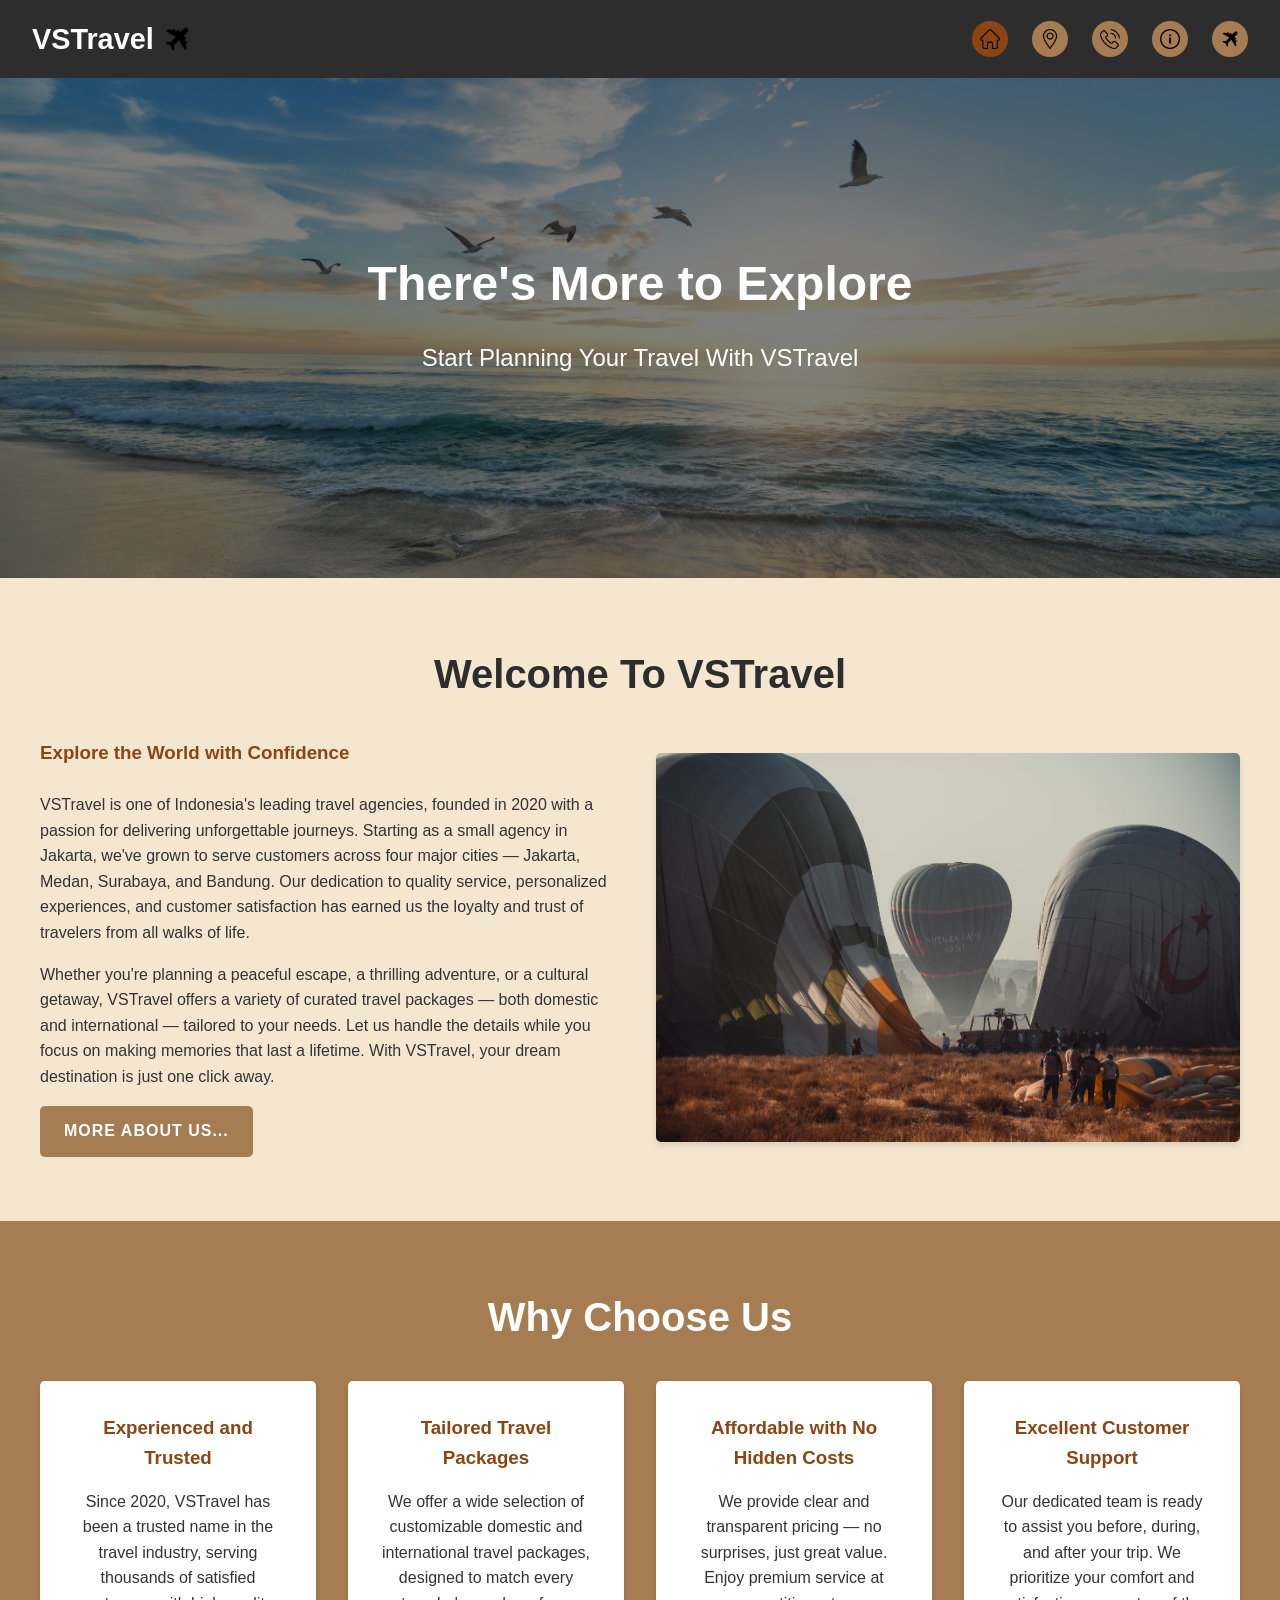
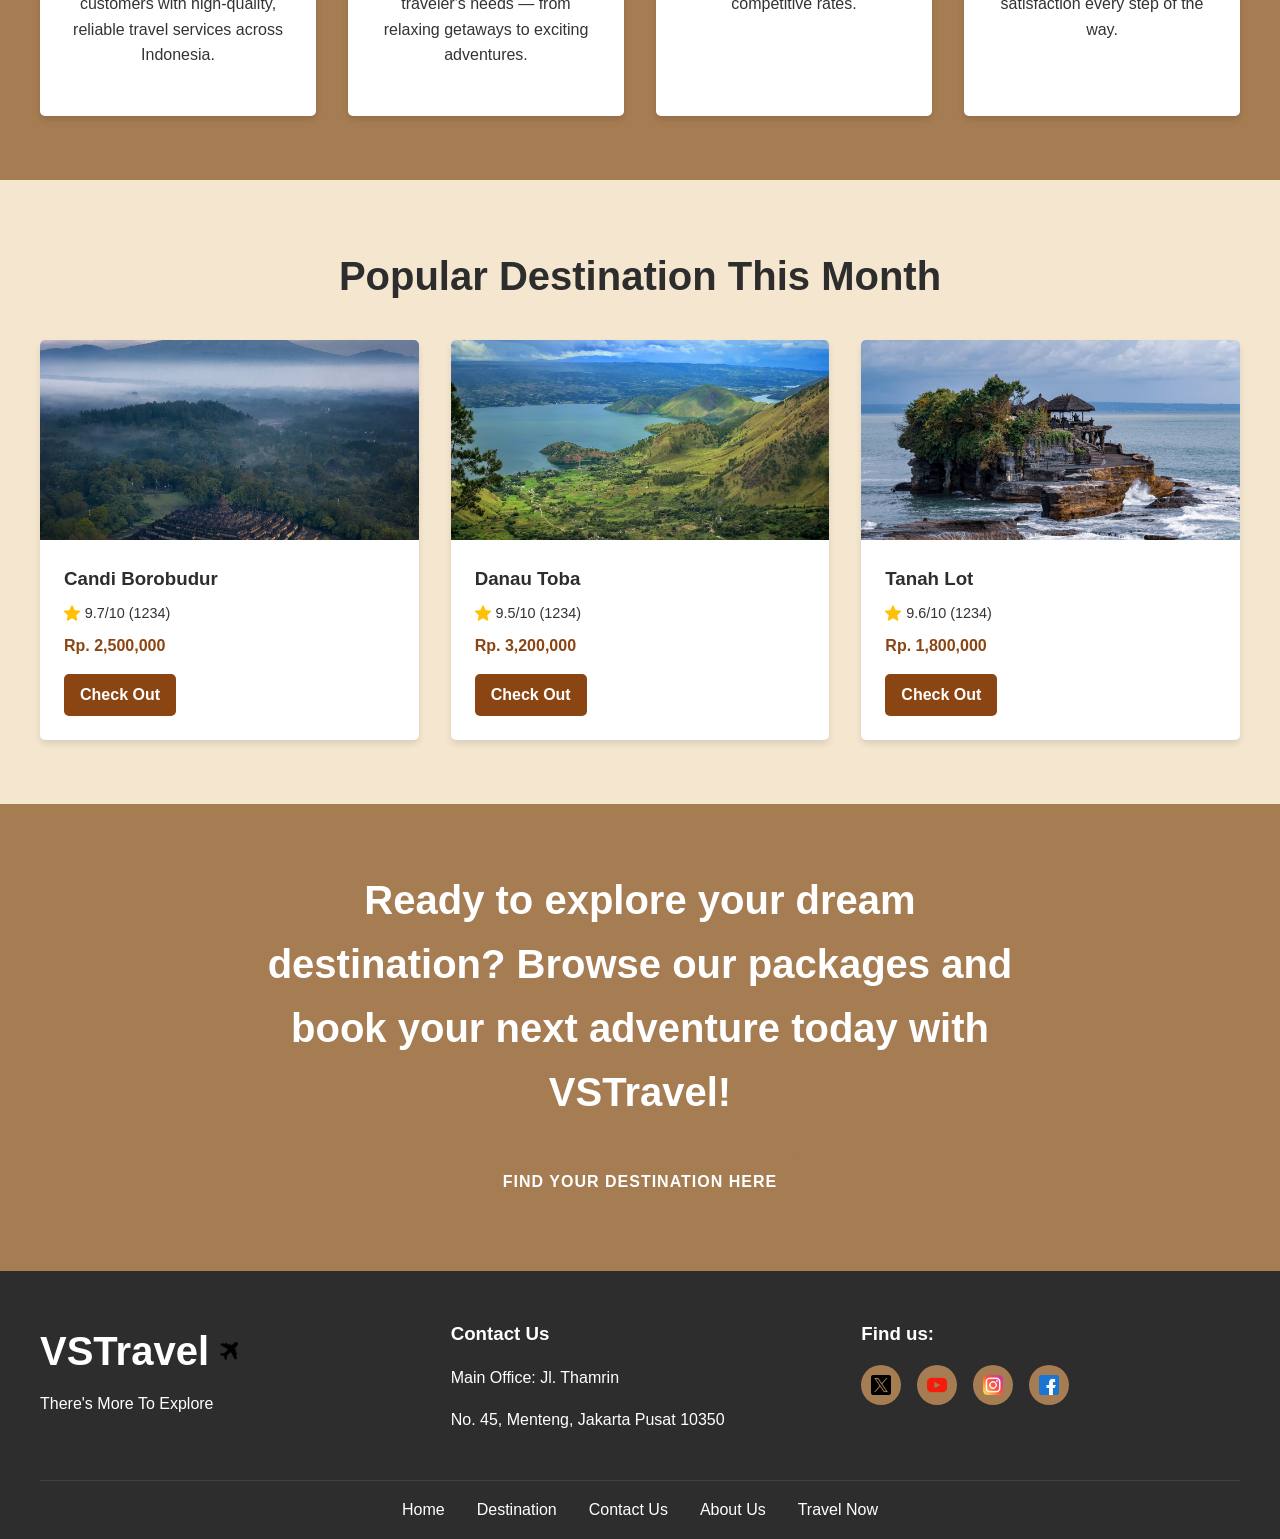
<file: index.html>
<!DOCTYPE html>
<html lang="en">
<head>
    <meta charset="UTF-8">
    <meta name="viewport" content="width=device-width, initial-scale=1.0">
    <title>VSTravel - Your Travel Partner</title>
    <link rel="stylesheet" href="css/style.css">
</head>
<body>
    <!-- Header Section -->
    <header>
        <div class="logo">
            <h1>VSTravel</h1>
            <img src="assets/icons/plane-icon.png" alt="Plane Icon">
        </div>
        <nav>
            <ul class="desktop-nav">
                <li><a href="index.html" class="active"><img src="assets/icons/home-icon.png" alt="Home"></a></li>
                <li><a href="destination.html"><img src="assets/icons/location-icon.png" alt="Destination"></a></li>
                <li><a href="contact.html"><img src="assets/icons/phone-icon.png" alt="Contact"></a></li>
                <li><a href="about.html"><img src="assets/icons/info-icon.png" alt="About"></a></li>
                <li><a href="travel-now.html"><img src="assets/icons/plane-icon.png" alt="Travel Now"></a></li>
            </ul>
            <div class="mobile-menu-btn">
                <span></span>
                <span></span>
                <span></span>
            </div>
            <ul class="mobile-nav">
                <li><a href="index.html" class="active">Home</a></li>
                <li><a href="destination.html">Destination</a></li>
                <li><a href="contact.html">Contact Us</a></li>
                <li><a href="about.html">About Us</a></li>
                <li><a href="travel-now.html">Travel Now</a></li>
            </ul>
        </nav>
    </header>

    <!-- Hero Section -->
    <section class="hero">
        <div class="hero-content">
            <h2>There's More to Explore</h2>
            <p>Start Planning Your Travel With VSTravel</p>
        </div>
    </section>

    <!-- Welcome Section -->
    <section class="welcome">
        <h2>Welcome To VSTravel</h2>
        <div class="welcome-content">
            <div class="welcome-text">
                <h3>Explore the World with Confidence</h3>
                <p>VSTravel is one of Indonesia's leading travel agencies, founded in 2020 with a passion for delivering unforgettable journeys. Starting as a small agency in Jakarta, we've grown to serve customers across four major cities — Jakarta, Medan, Surabaya, and Bandung. Our dedication to quality service, personalized experiences, and customer satisfaction has earned us the loyalty and trust of travelers from all walks of life.</p>
                <p>Whether you're planning a peaceful escape, a thrilling adventure, or a cultural getaway, VSTravel offers a variety of curated travel packages — both domestic and international — tailored to your needs. Let us handle the details while you focus on making memories that last a lifetime. With VSTravel, your dream destination is just one click away.</p>
                <a href="about.html" class="btn">More About Us...</a>
            </div>
            <div class="welcome-image">
                <img src="assets/images/hot-air-balloon.jpg" alt="Travel Experience">
            </div>
        </div>
    </section>

    <!-- Why Choose Us Section -->
    <section class="why-choose-us">
        <h2>Why Choose Us</h2>
        <div class="benefits-container">
            <div class="benefit-card">
                <h3>Experienced and Trusted</h3>
                <p>Since 2020, VSTravel has been a trusted name in the travel industry, serving thousands of satisfied customers with high-quality, reliable travel services across Indonesia.</p>
            </div>
            <div class="benefit-card">
                <h3>Tailored Travel Packages</h3>
                <p>We offer a wide selection of customizable domestic and international travel packages, designed to match every traveler's needs — from relaxing getaways to exciting adventures.</p>
            </div>
            <div class="benefit-card">
                <h3>Affordable with No Hidden Costs</h3>
                <p>We provide clear and transparent pricing — no surprises, just great value. Enjoy premium service at competitive rates.</p>
            </div>
            <div class="benefit-card">
                <h3>Excellent Customer Support</h3>
                <p>Our dedicated team is ready to assist you before, during, and after your trip. We prioritize your comfort and satisfaction every step of the way.</p>
            </div>
        </div>
    </section>

    <!-- Popular Destinations Section -->
    <section class="popular-destinations">
        <h2>Popular Destination This Month</h2>
        <div class="destinations-container">
            <div class="destination-card">
                <img src="assets/images/borobudur.jpg" alt="Candi Borobudur">
                <div class="destination-info">
                    <h3>Candi Borobudur</h3>
                    <div class="rating">
                        <img src="assets/icons/star-icon.png" alt="Star">
                        <span>9.7/10 (1234)</span>
                    </div>
                    <p class="price">Rp. 2,500,000</p>
                    <a href="destination.html" class="btn-secondary">Check Out</a>
                </div>
            </div>
            <div class="destination-card">
                <img src="assets/images/toba.jpg" alt="Danau Toba">
                <div class="destination-info">
                    <h3>Danau Toba</h3>
                    <div class="rating">
                        <img src="assets/icons/star-icon.png" alt="Star">
                        <span>9.5/10 (1234)</span>
                    </div>
                    <p class="price">Rp. 3,200,000</p>
                    <a href="destination.html" class="btn-secondary">Check Out</a>
                </div>
            </div>
            <div class="destination-card">
                <img src="assets/images/tanah-lot.jpg" alt="Tanah Lot">
                <div class="destination-info">
                    <h3>Tanah Lot</h3>
                    <div class="rating">
                        <img src="assets/icons/star-icon.png" alt="Star">
                        <span>9.6/10 (1234)</span>
                    </div>
                    <p class="price">Rp. 1,800,000</p>
                    <a href="destination.html" class="btn-secondary">Check Out</a>
                </div>
            </div>
        </div>
    </section>

    <!-- CTA Section -->
    <section class="cta">
        <h2>Ready to explore your dream destination? Browse our packages and book your next adventure today with VSTravel!</h2>
        <a href="destination.html" class="btn">Find Your Destination Here</a>
    </section>

    <!-- Footer Section -->
    <footer>
        <div class="footer-content">
            <div class="footer-logo">
                <h2>VSTravel <img src="assets/icons/plane-icon.png" alt="Plane Icon"></h2>
                <p>There's More To Explore</p>
            </div>
            <div class="footer-contact">
                <h3>Contact Us</h3>
                <p>Main Office: Jl. Thamrin</p>
                <p>No. 45, Menteng, Jakarta Pusat 10350</p>
            </div>
            <div class="footer-social">
                <h3>Find us:</h3>
                <div class="social-icons">
                    <a href="#"><img src="assets/icons/twitter-icon.png" alt="Twitter"></a>
                    <a href="#"><img src="assets/icons/youtube-icon.png" alt="YouTube"></a>
                    <a href="#"><img src="assets/icons/instagram-icon.png" alt="Instagram"></a>
                    <a href="#"><img src="assets/icons/facebook-icon.png" alt="Facebook"></a>
                </div>
            </div>
        </div>
        <div class="footer-nav">
            <ul>
                <li><a href="index.html">Home</a></li>
                <li><a href="destination.html">Destination</a></li>
                <li><a href="contact.html">Contact Us</a></li>
                <li><a href="about.html">About Us</a></li>
                <li><a href="travel-now.html">Travel Now</a></li>
            </ul>
        </div>
    </footer>

    <script src="js/script.js"></script>
</body>
</html>
</file>
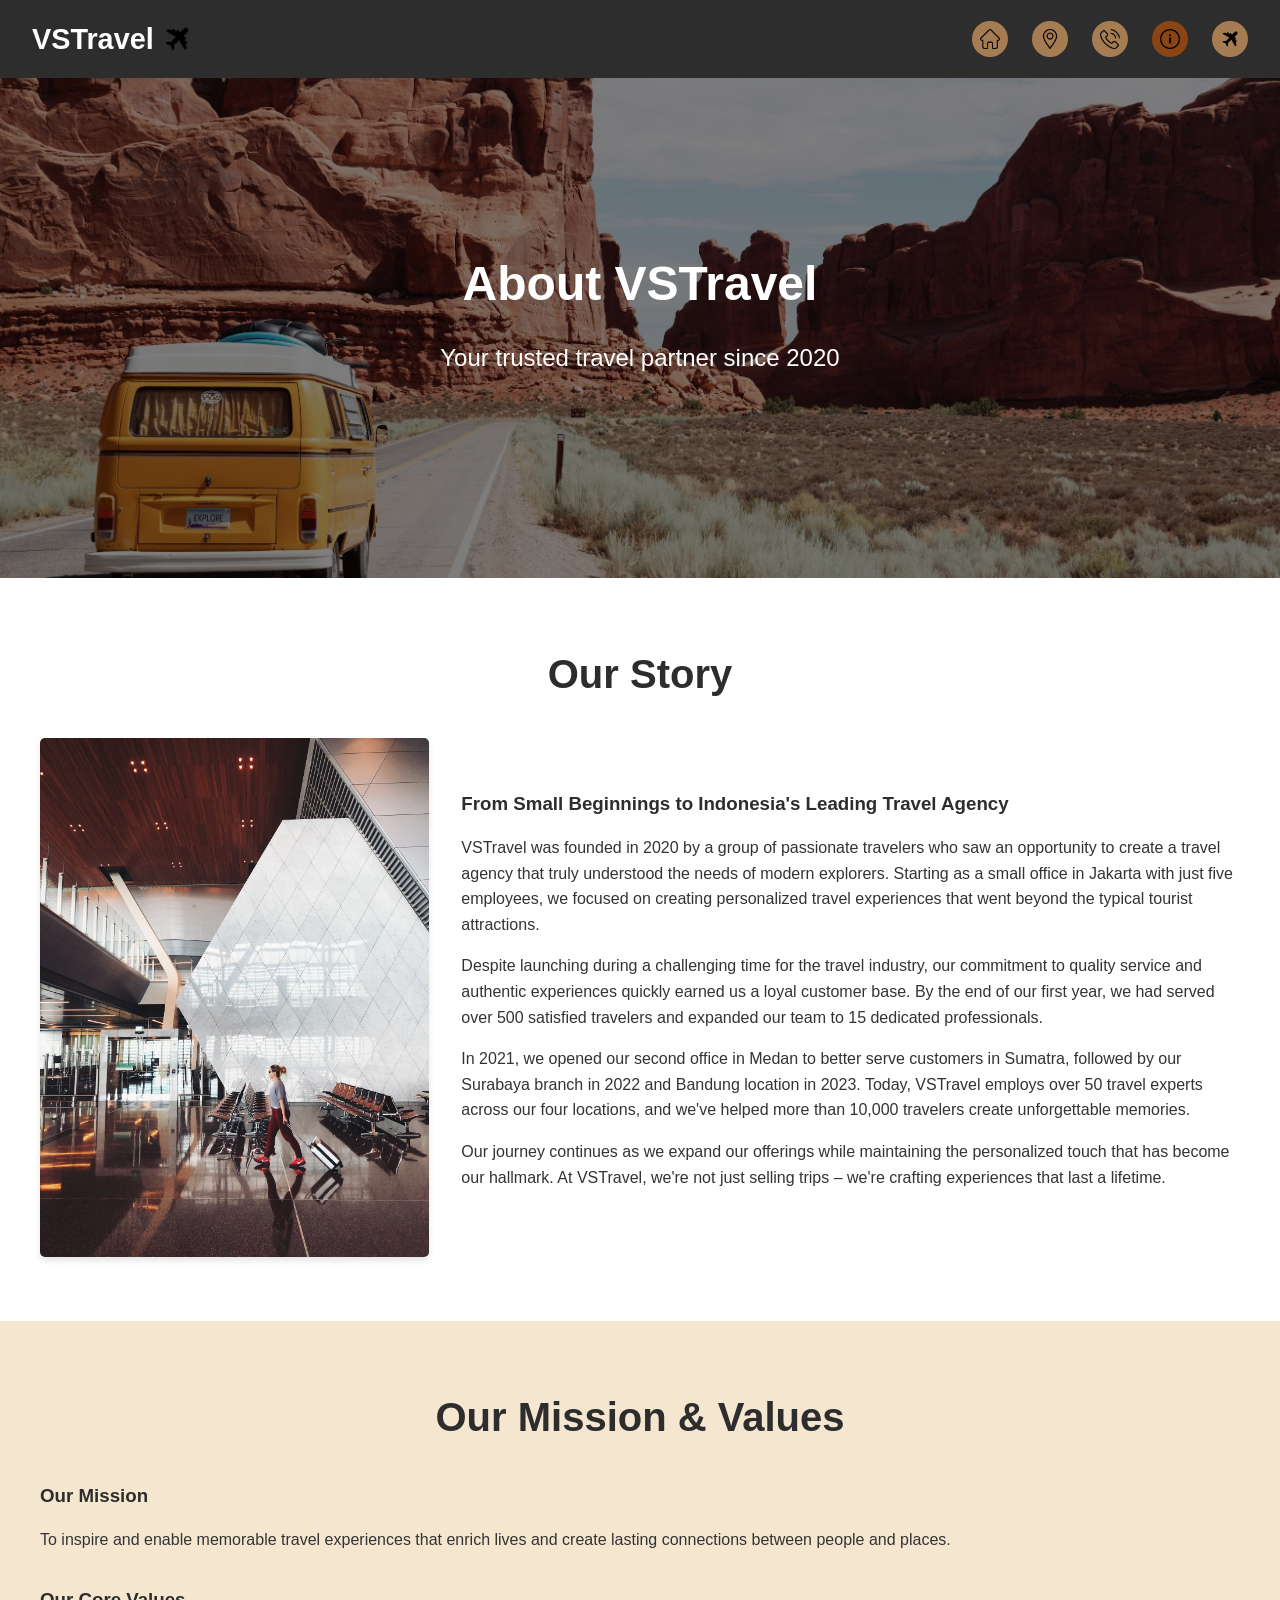
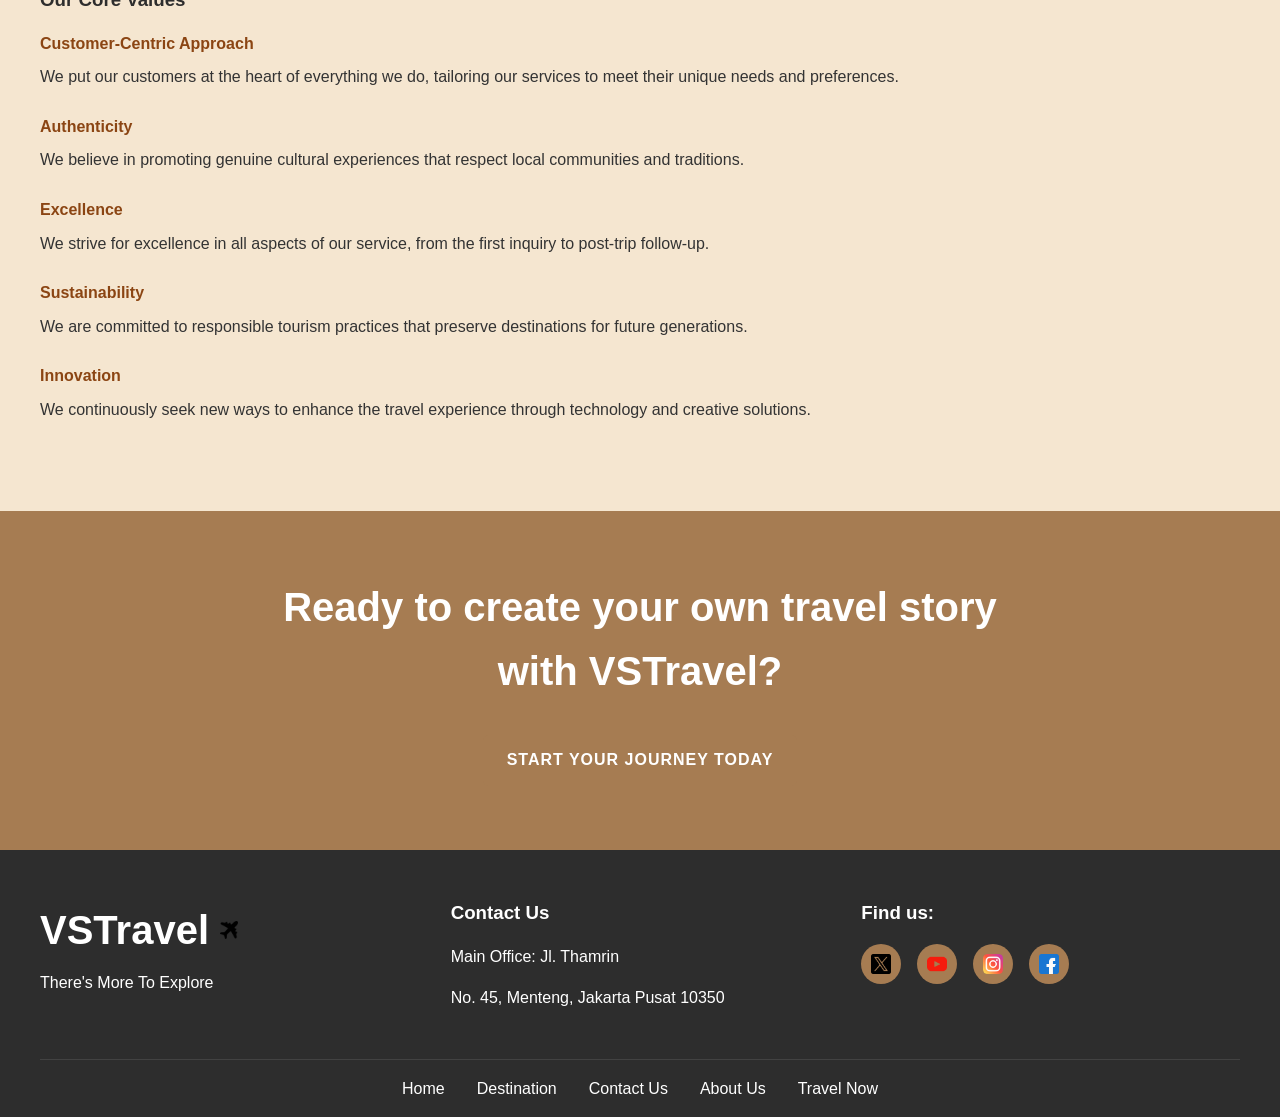
<file: about.html>
<!DOCTYPE html>
<html lang="en">
<head>
    <meta charset="UTF-8">
    <meta name="viewport" content="width=device-width, initial-scale=1.0">
    <title>About Us - VSTravel</title>
    <link rel="stylesheet" href="css/style.css">
</head>
<body>
    <!-- Header Section -->
    <header>
        <div class="logo">
            <h1>VSTravel</h1>
            <img src="assets/icons/plane-icon.png" alt="Plane Icon">
        </div>
        <nav>
            <ul class="desktop-nav">
                <li><a href="index.html"><img src="assets/icons/home-icon.png" alt="Home"></a></li>
                <li><a href="destination.html"><img src="assets/icons/location-icon.png" alt="Destination"></a></li>
                <li><a href="contact.html"><img src="assets/icons/phone-icon.png" alt="Contact"></a></li>
                <li><a href="about.html" class="active"><img src="assets/icons/info-icon.png" alt="About"></a></li>
                <li><a href="travel-now.html"><img src="assets/icons/plane-icon.png" alt="Travel Now"></a></li>
            </ul>
            <div class="mobile-menu-btn">
                <span></span>
                <span></span>
                <span></span>
            </div>
            <ul class="mobile-nav">
                <li><a href="index.html">Home</a></li>
                <li><a href="destination.html">Destination</a></li>
                <li><a href="contact.html">Contact Us</a></li>
                <li><a href="about.html" class="active">About Us</a></li>
                <li><a href="travel-now.html">Travel Now</a></li>
            </ul>
        </nav>
    </header>

    <!-- Hero Section -->
    <section class="hero about-hero">
        <div class="hero-content">
            <h2>About VSTravel</h2>
            <p>Your trusted travel partner since 2020</p>
        </div>
    </section>

    <!-- Our Story Section -->
    <section class="our-story">
        <h2>Our Story</h2>
        <div class="story-container">
            <div class="story-image">
                <img src="assets/images/company-history.jpg" alt="VSTravel History">
            </div>
            <div class="story-content">
                <h3>From Small Beginnings to Indonesia's Leading Travel Agency</h3>
                <p>VSTravel was founded in 2020 by a group of passionate travelers who saw an opportunity to create a travel agency that truly understood the needs of modern explorers. Starting as a small office in Jakarta with just five employees, we focused on creating personalized travel experiences that went beyond the typical tourist attractions.</p>
                <p>Despite launching during a challenging time for the travel industry, our commitment to quality service and authentic experiences quickly earned us a loyal customer base. By the end of our first year, we had served over 500 satisfied travelers and expanded our team to 15 dedicated professionals.</p>
                <p>In 2021, we opened our second office in Medan to better serve customers in Sumatra, followed by our Surabaya branch in 2022 and Bandung location in 2023. Today, VSTravel employs over 50 travel experts across our four locations, and we've helped more than 10,000 travelers create unforgettable memories.</p>
                <p>Our journey continues as we expand our offerings while maintaining the personalized touch that has become our hallmark. At VSTravel, we're not just selling trips – we're crafting experiences that last a lifetime.</p>
            </div>
        </div>
    </section>

    <!-- Our Mission Section -->
    <section class="our-mission">
        <div class="mission-container">
            <div class="mission-content">
                <h2>Our Mission & Values</h2>
                <div class="mission-statement">
                    <h3>Our Mission</h3>
                    <p>To inspire and enable memorable travel experiences that enrich lives and create lasting connections between people and places.</p>
                </div>
                <div class="values">
                    <h3>Our Core Values</h3>
                    <ul>
                        <li>
                            <h4>Customer-Centric Approach</h4>
                            <p>We put our customers at the heart of everything we do, tailoring our services to meet their unique needs and preferences.</p>
                        </li>
                        <li>
                            <h4>Authenticity</h4>
                            <p>We believe in promoting genuine cultural experiences that respect local communities and traditions.</p>
                        </li>
                        <li>
                            <h4>Excellence</h4>
                            <p>We strive for excellence in all aspects of our service, from the first inquiry to post-trip follow-up.</p>
                        </li>
                        <li>
                            <h4>Sustainability</h4>
                            <p>We are committed to responsible tourism practices that preserve destinations for future generations.</p>
                        </li>
                        <li>
                            <h4>Innovation</h4>
                            <p>We continuously seek new ways to enhance the travel experience through technology and creative solutions.</p>
                        </li>
                    </ul>
                </div>
            </div>
        </div>
    </section>

    <!-- CTA Section -->
    <section class="cta">
        <h2>Ready to create your own travel story with VSTravel?</h2>
        <a href="travel-now.html" class="btn">Start Your Journey Today</a>
    </section>

    <!-- Footer Section -->
    <footer>
        <div class="footer-content">
            <div class="footer-logo">
                <h2>VSTravel<img src="assets/icons/plane-icon.png" alt="Plane Icon"></h2>
                <p>There's More To Explore</p>
            </div>
            <div class="footer-contact">
                <h3>Contact Us</h3>
                <p>Main Office: Jl. Thamrin</p>
                <p>No. 45, Menteng, Jakarta Pusat 10350</p>
            </div>
            <div class="footer-social">
                <h3>Find us:</h3>
                <div class="social-icons">
                    <a href="#"><img src="assets/icons/twitter-icon.png" alt="Twitter"></a>
                    <a href="#"><img src="assets/icons/youtube-icon.png" alt="YouTube"></a>
                    <a href="#"><img src="assets/icons/instagram-icon.png" alt="Instagram"></a>
                    <a href="#"><img src="assets/icons/facebook-icon.png" alt="Facebook"></a>
                </div>
            </div>
        </div>
        <div class="footer-nav">
            <ul>
                <li><a href="index.html">Home</a></li>
                <li><a href="destination.html">Destination</a></li>
                <li><a href="contact.html">Contact Us</a></li>
                <li><a href="about.html">About Us</a></li>
                <li><a href="travel-now.html">Travel Now</a></li>
            </ul>
        </div>
    </footer>

    <script src="js/script.js"></script>
</body>
</html>
</file>
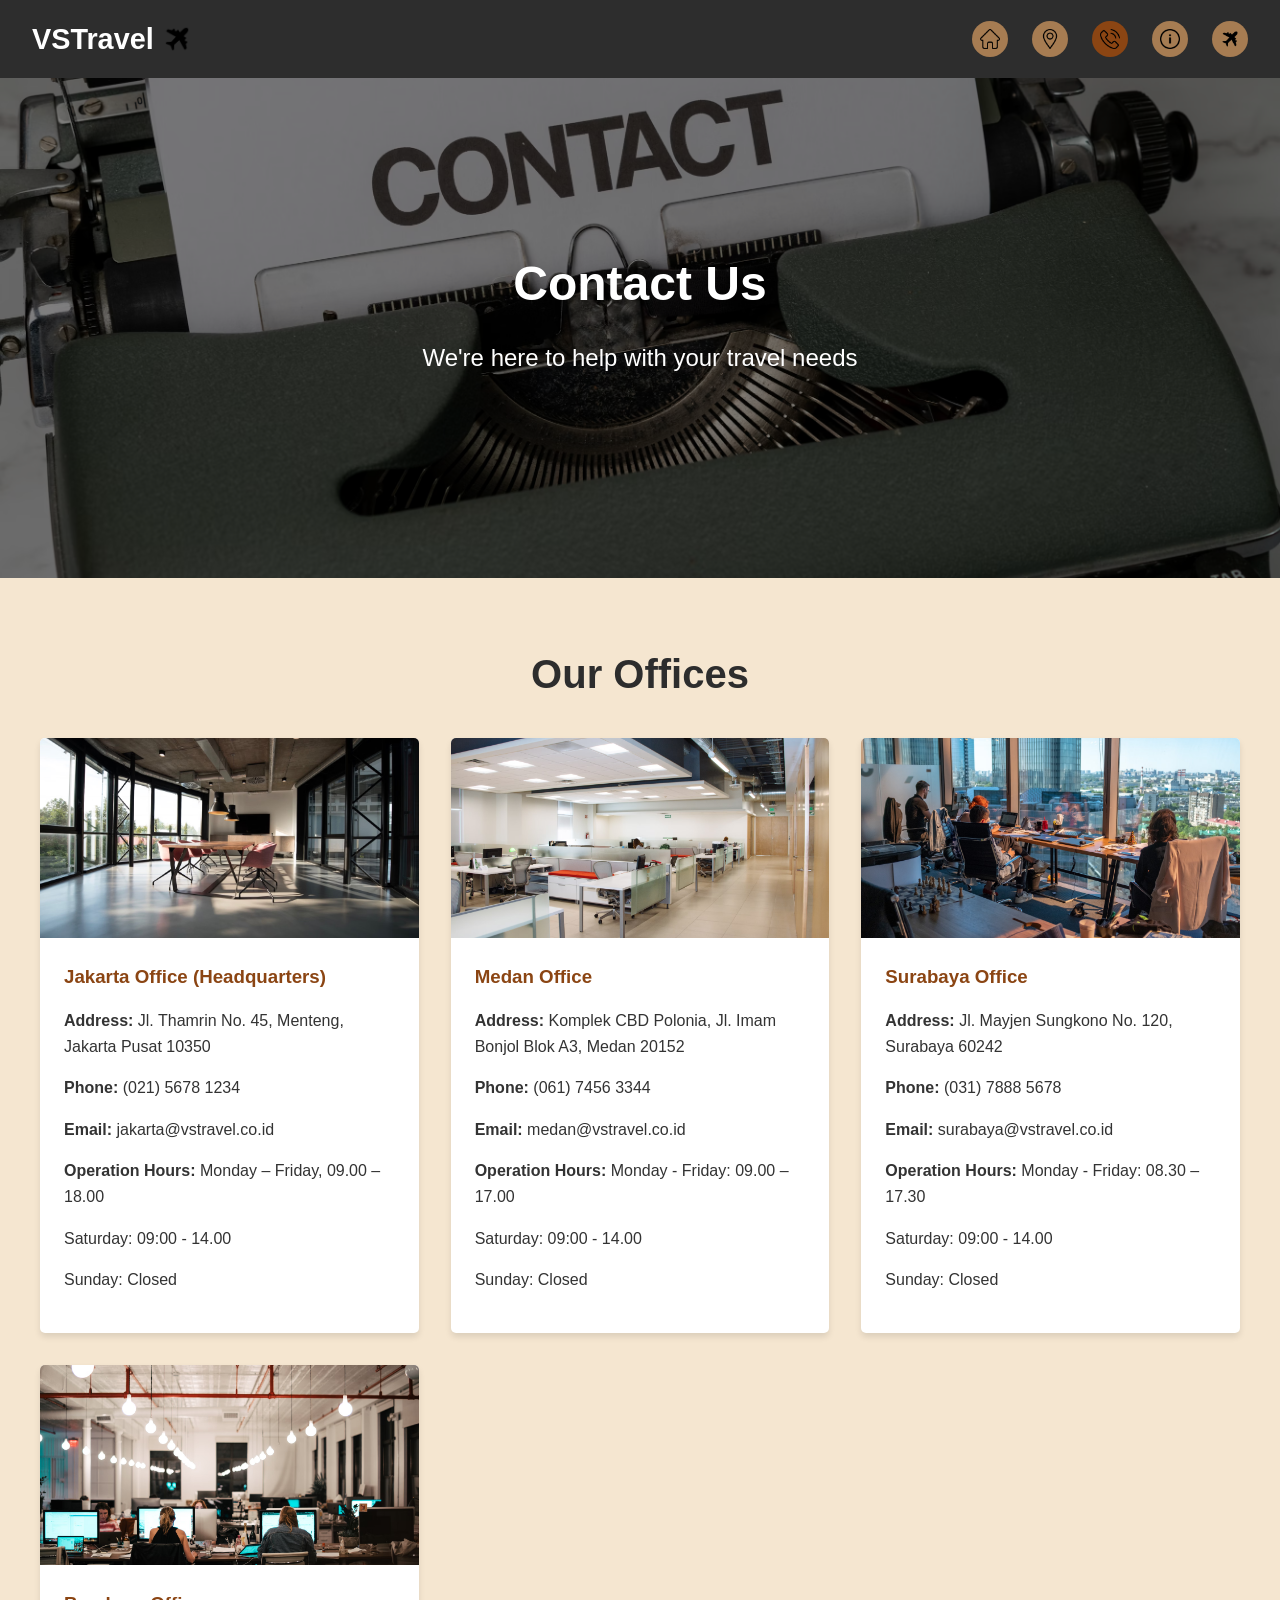
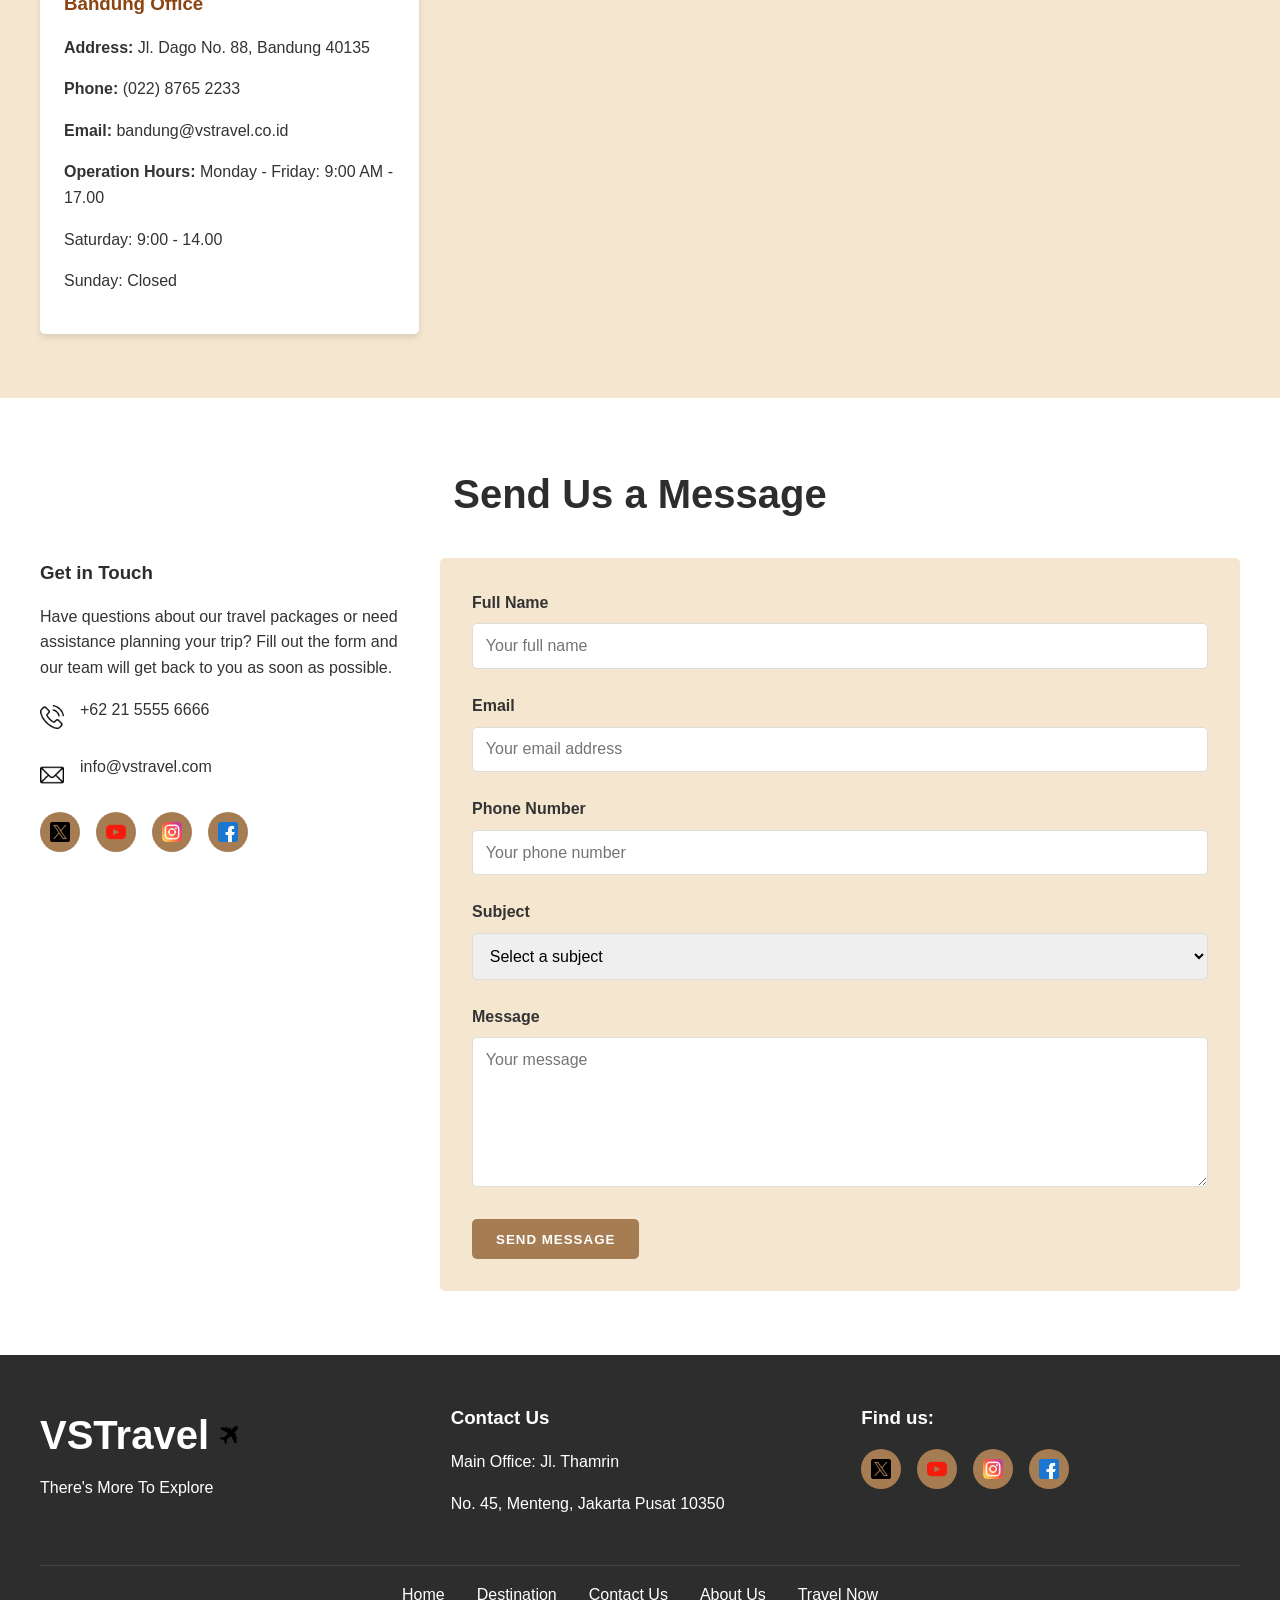
<file: contact.html>
<!DOCTYPE html>
<html lang="en">
<head>
    <meta charset="UTF-8">
    <meta name="viewport" content="width=device-width, initial-scale=1.0">
    <title>Contact Us - VSTravel</title>
    <link rel="stylesheet" href="css/style.css">
</head>
<body>
    <!-- Header Section -->
    <header>
        <div class="logo">
            <h1>VSTravel</h1>
            <img src="assets/icons/plane-icon.png" alt="Plane Icon">
        </div>
        <nav>
            <ul class="desktop-nav">
                <li><a href="index.html"><img src="assets/icons/home-icon.png" alt="Home"></a></li>
                <li><a href="destination.html"><img src="assets/icons/location-icon.png" alt="Destination"></a></li>
                <li><a href="contact.html" class="active"><img src="assets/icons/phone-icon.png" alt="Contact"></a></li>
                <li><a href="about.html"><img src="assets/icons/info-icon.png" alt="About"></a></li>
                <li><a href="travel-now.html"><img src="assets/icons/plane-icon.png" alt="Travel Now"></a></li>
            </ul>
            <div class="mobile-menu-btn">
                <span></span>
                <span></span>
                <span></span>
            </div>
            <ul class="mobile-nav">
                <li><a href="index.html">Home</a></li>
                <li><a href="destination.html">Destination</a></li>
                <li><a href="contact.html" class="active">Contact Us</a></li>
                <li><a href="about.html">About Us</a></li>
                <li><a href="travel-now.html">Travel Now</a></li>
            </ul>
        </nav>
    </header>

    <!-- Hero Section -->
    <section class="hero contact-hero">
        <div class="hero-content">
            <h2>Contact Us</h2>
            <p>We're here to help with your travel needs</p>
        </div>
    </section>

    <!-- Contact Info Section -->
    <section class="contact-info">
        <h2>Our Offices</h2>
        <div class="offices-container">
            <div class="office-card">
                <img src="assets/images/jakarta-office.jpg" alt="Jakarta Office">
                <div class="office-details">
                    <h3>Jakarta Office (Headquarters)</h3>
                    <p><strong>Address:</strong> Jl. Thamrin No. 45, Menteng, Jakarta Pusat 10350</p>
                    <p><strong>Phone:</strong> (021) 5678 1234</p>
                    <p><strong>Email:</strong> jakarta@vstravel.co.id</p>
                    <p><strong>Operation Hours:</strong> Monday – Friday, 09.00 – 18.00</p>
                    <p>Saturday: 09:00 - 14.00</p>
                    <p>Sunday: Closed</p>
                </div>
            </div>
            
            <div class="office-card">
                <img src="assets/images/medan-office.jpg" alt="Medan Office">
                <div class="office-details">
                    <h3>Medan Office</h3>
                    <p><strong>Address:</strong> Komplek CBD Polonia, Jl. Imam Bonjol Blok A3, Medan 20152</p>
                    <p><strong>Phone:</strong> (061) 7456 3344</p>
                    <p><strong>Email:</strong> medan@vstravel.co.id</p>
                    <p><strong>Operation Hours:</strong> Monday - Friday: 09.00 – 17.00</p>
                    <p>Saturday: 09:00 - 14.00</p>
                    <p>Sunday: Closed</p>
                </div>
            </div>
            
            <div class="office-card">
                <img src="assets/images/surabaya-office.jpg" alt="Surabaya Office">
                <div class="office-details">
                    <h3>Surabaya Office</h3>
                    <p><strong>Address:</strong>  Jl. Mayjen Sungkono No. 120, Surabaya 60242</p>
                    <p><strong>Phone:</strong> (031) 7888 5678</p>
                    <p><strong>Email:</strong> surabaya@vstravel.co.id</p>
                    <p><strong>Operation Hours:</strong> Monday - Friday: 08.30 – 17.30</p>
                    <p>Saturday: 09:00 - 14.00</p>
                    <p>Sunday: Closed</p>
                </div>
            </div>
            
            <div class="office-card">
                <img src="assets/images/bandung-office.jpg" alt="Bandung Office">
                <div class="office-details">
                    <h3>Bandung Office</h3>
                    <p><strong>Address:</strong> Jl. Dago No. 88, Bandung 40135</p>
                    <p><strong>Phone:</strong> (022) 8765 2233</p>
                    <p><strong>Email:</strong> bandung@vstravel.co.id</p>
                    <p><strong>Operation Hours:</strong> Monday - Friday: 9:00 AM - 17.00</p>
                    <p>Saturday: 9:00 - 14.00</p>
                    <p>Sunday: Closed</p>
                </div>
            </div>
        </div>
    </section>

    <!-- Contact Form Section -->
    <section class="contact-form-section">
        <h2>Send Us a Message</h2>
        <div class="contact-container">
            <div class="contact-info-side">
                <h3>Get in Touch</h3>
                <p>Have questions about our travel packages or need assistance planning your trip? Fill out the form and our team will get back to you as soon as possible.</p>
                <div class="contact-method">
                    <img src="assets/icons/phone-icon.png" alt="Phone">
                    <p>+62 21 5555 6666</p>
                </div>
                <div class="contact-method">
                    <img src="assets/icons/email-icon.png" alt="Email">
                    <p>info@vstravel.com</p>
                </div>
                <div class="social-icons">
                    <a href="#"><img src="assets/icons/twitter-icon.png" alt="Twitter"></a>
                    <a href="#"><img src="assets/icons/youtube-icon.png" alt="YouTube"></a>
                    <a href="#"><img src="assets/icons/instagram-icon.png" alt="Instagram"></a>
                    <a href="#"><img src="assets/icons/facebook-icon.png" alt="Facebook"></a>
                </div>
            </div>
            <form id="contactForm" class="contact-form">
                <div class="form-group">
                    <label for="name">Full Name</label>
                    <input type="text" id="name" name="name" placeholder="Your full name">
                    <span class="error-message" id="nameError"></span>
                </div>
                <div class="form-group">
                    <label for="email">Email</label>
                    <input type="email" id="email" name="email" placeholder="Your email address">
                    <span class="error-message" id="emailError"></span>
                </div>
                <div class="form-group">
                    <label for="phone">Phone Number</label>
                    <input type="tel" id="phone" name="phone" placeholder="Your phone number">
                    <span class="error-message" id="phoneError"></span>
                </div>
                <div class="form-group">
                    <label for="subject">Subject</label>
                    <select id="subject" name="subject">
                        <option value="">Select a subject</option>
                        <option value="booking">Booking Inquiry</option>
                        <option value="package">Package Information</option>
                        <option value="feedback">Feedback</option>
                        <option value="other">Other</option>
                    </select>
                    <span class="error-message" id="subjectError"></span>
                </div>
                <div class="form-group">
                    <label for="message">Message</label>
                    <textarea id="message" name="message" placeholder="Your message"></textarea>
                    <span class="error-message" id="messageError"></span>
                </div>
                <button type="submit" class="btn">Send Message</button>
            </form>
        </div>
    </section>


    <!-- Footer Section -->
    <footer>
        <div class="footer-content">
            <div class="footer-logo">
                <h2>VSTravel <img src="assets/icons/plane-icon.png" alt="Plane Icon"></h2>
                <p>There's More To Explore</p>
            </div>
            <div class="footer-contact">
                <h3>Contact Us</h3>
                <p>Main Office: Jl. Thamrin</p>
                <p>No. 45, Menteng, Jakarta Pusat 10350</p>
            </div>
            <div class="footer-social">
                <h3>Find us:</h3>
                <div class="social-icons">
                    <a href="#"><img src="assets/icons/twitter-icon.png" alt="Twitter"></a>
                    <a href="#"><img src="assets/icons/youtube-icon.png" alt="YouTube"></a>
                    <a href="#"><img src="assets/icons/instagram-icon.png" alt="Instagram"></a>
                    <a href="#"><img src="assets/icons/facebook-icon.png" alt="Facebook"></a>
                </div>
            </div>
        </div>
        <div class="footer-nav">
            <ul>
                <li><a href="index.html">Home</a></li>
                <li><a href="destination.html">Destination</a></li>
                <li><a href="contact.html">Contact Us</a></li>
                <li><a href="about.html">About Us</a></li>
                <li><a href="travel-now.html">Travel Now</a></li>
            </ul>
        </div>
    </footer>

    <script src="js/script.js"></script>
</body>
</html>
</file>
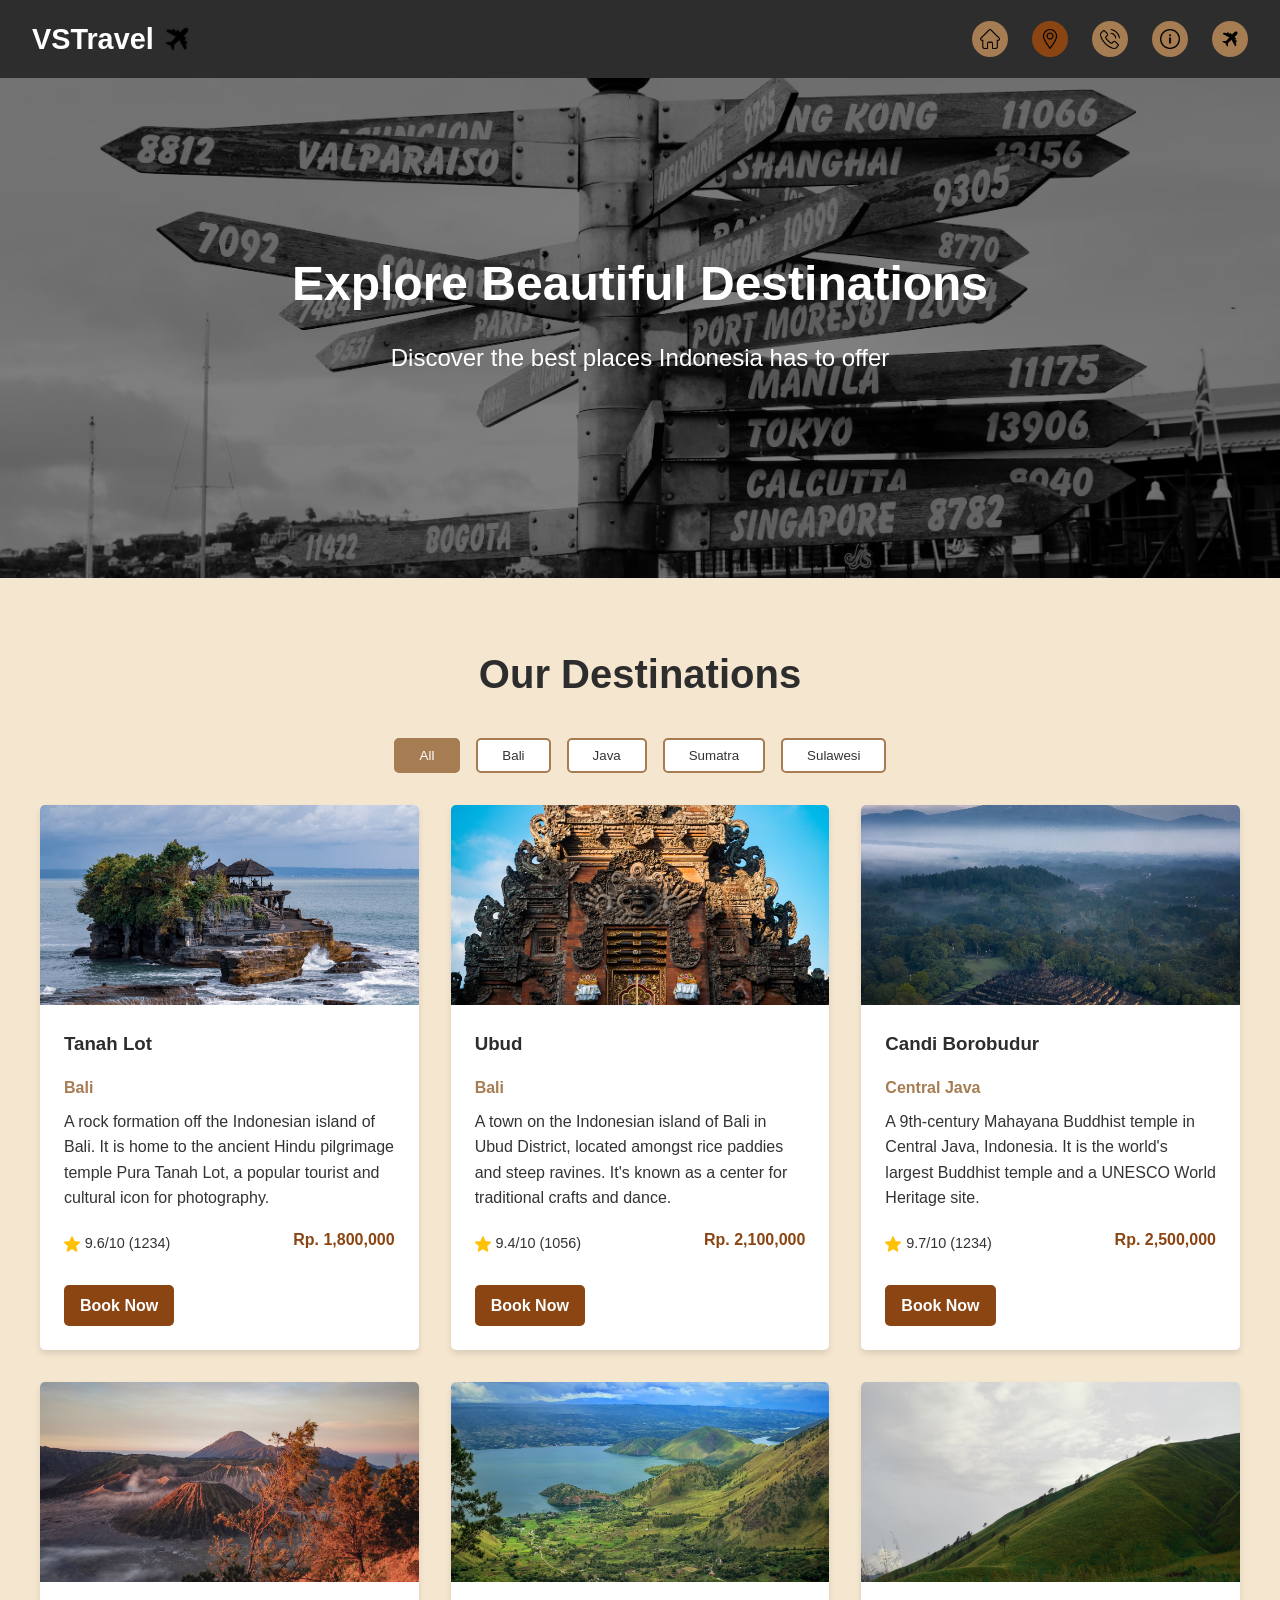
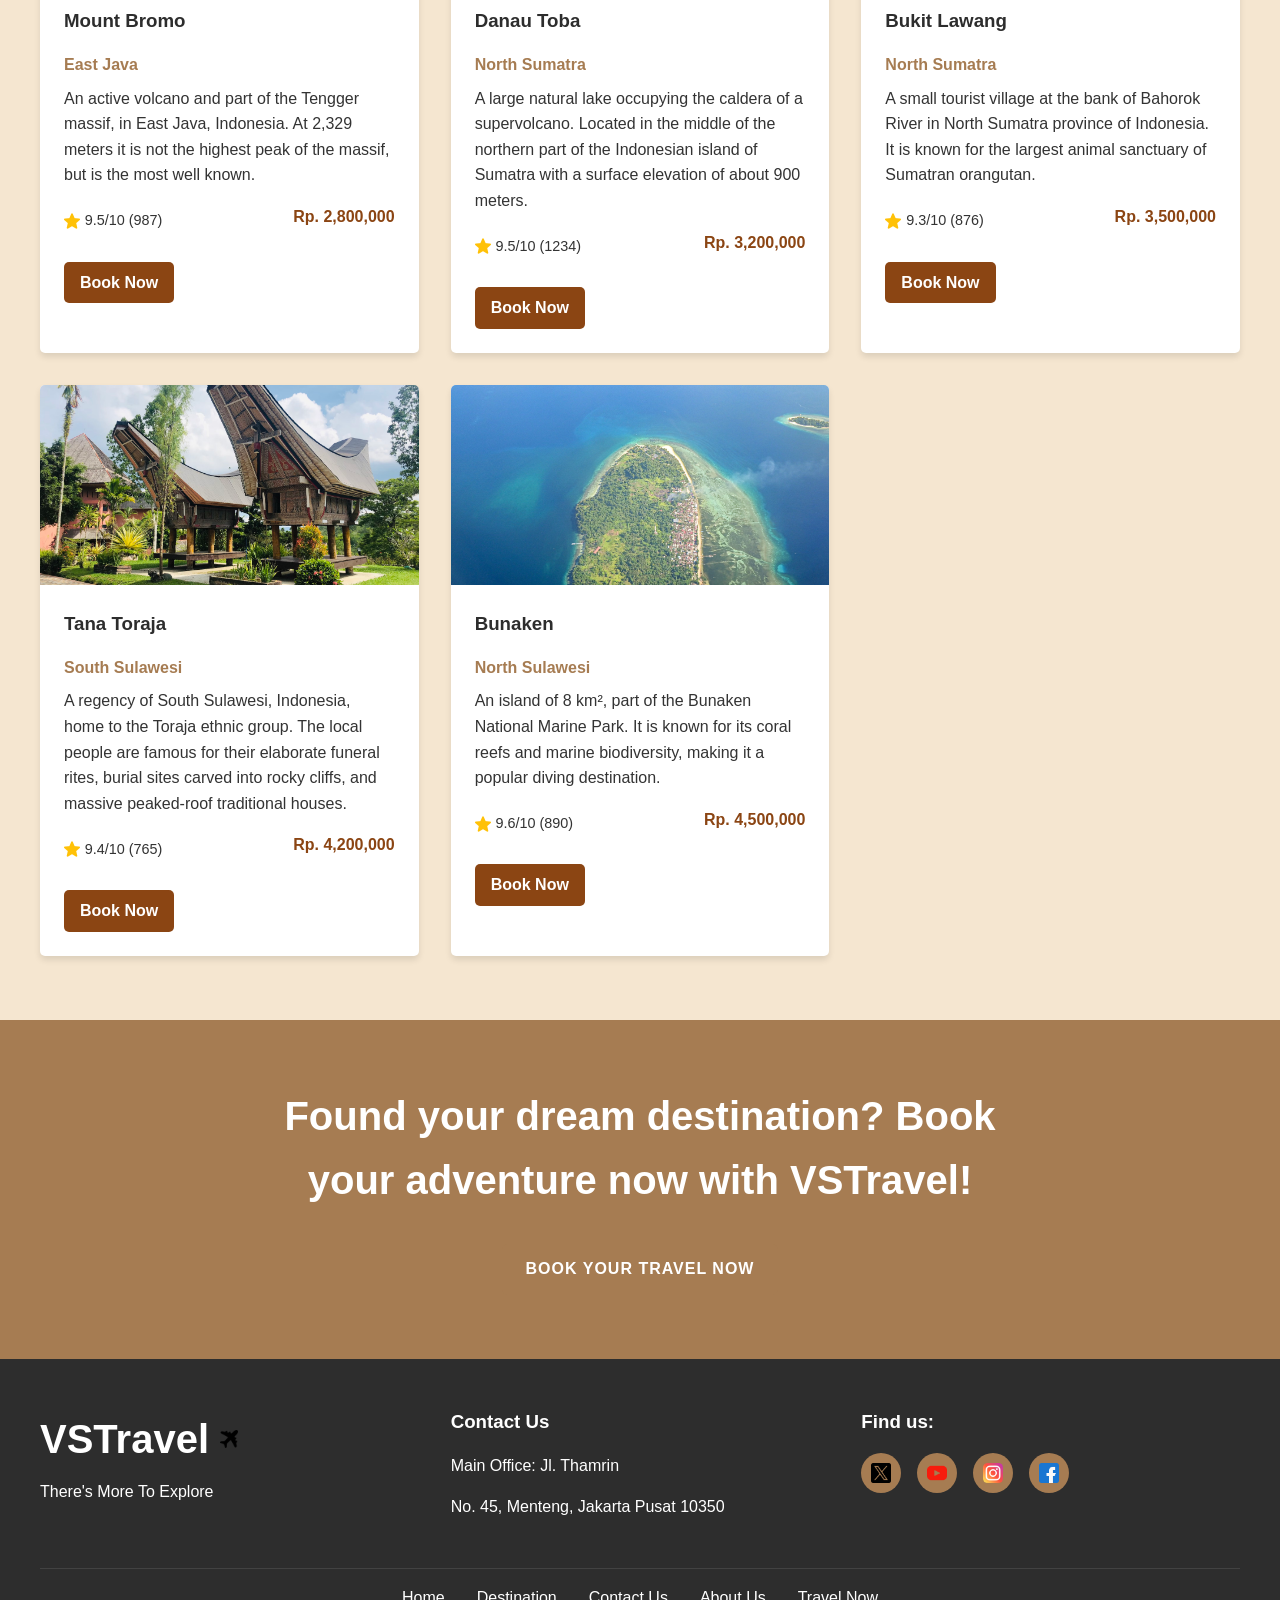
<file: destination.html>
<!DOCTYPE html>
<html lang="en">
<head>
    <meta charset="UTF-8">
    <meta name="viewport" content="width=device-width, initial-scale=1.0">
    <title>Destinations - VSTravel</title>
    <link rel="stylesheet" href="css/style.css">
</head>
<body>
    <!-- Header Section -->
    <header>
        <div class="logo">
            <h1>VSTravel</h1>
            <img src="assets/icons/plane-icon.png" alt="Plane Icon">
        </div>
        <nav>
            <ul class="desktop-nav">
                <li><a href="index.html"><img src="assets/icons/home-icon.png" alt="Home"></a></li>
                <li><a href="destination.html" class="active"><img src="assets/icons/location-icon.png" alt="Destination"></a></li>
                <li><a href="contact.html"><img src="assets/icons/phone-icon.png" alt="Contact"></a></li>
                <li><a href="about.html"><img src="assets/icons/info-icon.png" alt="About"></a></li>
                <li><a href="travel-now.html"><img src="assets/icons/plane-icon.png" alt="Travel Now"></a></li>
            </ul>
            <div class="mobile-menu-btn">
                <span></span>
                <span></span>
                <span></span>
            </div>
            <ul class="mobile-nav">
                <li><a href="index.html">Home</a></li>
                <li><a href="destination.html" class="active">Destination</a></li>
                <li><a href="contact.html">Contact Us</a></li>
                <li><a href="about.html">About Us</a></li>
                <li><a href="travel-now.html">Travel Now</a></li>
            </ul>
        </nav>
    </header>

    <!-- Hero Section -->
    <section class="hero destination-hero">
        <div class="hero-content">
            <h2>Explore Beautiful Destinations</h2>
            <p>Discover the best places Indonesia has to offer</p>
        </div>
    </section>

    <!-- Destinations Section -->
    <section class="destinations-section">
        <h2>Our Destinations</h2>
        <div class="filter-container">
            <button class="filter-btn active" data-filter="all">All</button>
            <button class="filter-btn" data-filter="bali">Bali</button>
            <button class="filter-btn" data-filter="java">Java</button>
            <button class="filter-btn" data-filter="sumatra">Sumatra</button>
            <button class="filter-btn" data-filter="sulawesi">Sulawesi</button>
        </div>
        
        <div class="destinations-grid">
            <!-- Bali Destinations -->
            <div class="destination-item" data-category="bali">
                <img src="assets/images/tanah-lot.jpg" alt="Tanah Lot">
                <div class="destination-details">
                    <h3>Tanah Lot</h3>
                    <p class="location">Bali</p>
                    <p class="description">A rock formation off the Indonesian island of Bali. It is home to the ancient Hindu pilgrimage temple Pura Tanah Lot, a popular tourist and cultural icon for photography.</p>
                    <div class="destination-footer">
                        <div class="rating">
                            <img src="assets/icons/star-icon.png" alt="Star">
                            <span>9.6/10 (1234)</span>
                        </div>
                        <p class="price">Rp. 1,800,000</p>
                    </div>
                    <a href="travel-now.html" class="btn-secondary">Book Now</a>
                </div>
            </div>
            
            <div class="destination-item" data-category="bali">
                <img src="assets/images/ubud.jpg" alt="Ubud">
                <div class="destination-details">
                    <h3>Ubud</h3>
                    <p class="location">Bali</p>
                    <p class="description">A town on the Indonesian island of Bali in Ubud District, located amongst rice paddies and steep ravines. It's known as a center for traditional crafts and dance.</p>
                    <div class="destination-footer">
                        <div class="rating">
                            <img src="assets/icons/star-icon.png" alt="Star">
                            <span>9.4/10 (1056)</span>
                        </div>
                        <p class="price">Rp. 2,100,000</p>
                    </div>
                    <a href="travel-now.html" class="btn-secondary">Book Now</a>
                </div>
            </div>
            
            <!-- Java Destinations -->
            <div class="destination-item" data-category="java">
                <img src="assets/images/borobudur.jpg" alt="Candi Borobudur">
                <div class="destination-details">
                    <h3>Candi Borobudur</h3>
                    <p class="location">Central Java</p>
                    <p class="description">A 9th-century Mahayana Buddhist temple in Central Java, Indonesia. It is the world's largest Buddhist temple and a UNESCO World Heritage site.</p>
                    <div class="destination-footer">
                        <div class="rating">
                            <img src="assets/icons/star-icon.png" alt="Star">
                            <span>9.7/10 (1234)</span>
                        </div>
                        <p class="price">Rp. 2,500,000</p>
                    </div>
                    <a href="travel-now.html" class="btn-secondary">Book Now</a>
                </div>
            </div>
            
            <div class="destination-item" data-category="java">
                <img src="assets/images/bromo.jpg" alt="Mount Bromo">
                <div class="destination-details">
                    <h3>Mount Bromo</h3>
                    <p class="location">East Java</p>
                    <p class="description">An active volcano and part of the Tengger massif, in East Java, Indonesia. At 2,329 meters it is not the highest peak of the massif, but is the most well known.</p>
                    <div class="destination-footer">
                        <div class="rating">
                            <img src="assets/icons/star-icon.png" alt="Star">
                            <span>9.5/10 (987)</span>
                        </div>
                        <p class="price">Rp. 2,800,000</p>
                    </div>
                    <a href="travel-now.html" class="btn-secondary">Book Now</a>
                </div>
            </div>
            
            <!-- Sumatra Destinations -->
            <div class="destination-item" data-category="sumatra">
                <img src="assets/images/toba.jpg" alt="Danau Toba">
                <div class="destination-details">
                    <h3>Danau Toba</h3>
                    <p class="location">North Sumatra</p>
                    <p class="description">A large natural lake occupying the caldera of a supervolcano. Located in the middle of the northern part of the Indonesian island of Sumatra with a surface elevation of about 900 meters.</p>
                    <div class="destination-footer">
                        <div class="rating">
                            <img src="assets/icons/star-icon.png" alt="Star">
                            <span>9.5/10 (1234)</span>
                        </div>
                        <p class="price">Rp. 3,200,000</p>
                    </div>
                    <a href="travel-now.html" class="btn-secondary">Book Now</a>
                </div>
            </div>
            
            <div class="destination-item" data-category="sumatra">
                <img src="assets/images/bukit-lawang.jpg" alt="Bukit Lawang">
                <div class="destination-details">
                    <h3>Bukit Lawang</h3>
                    <p class="location">North Sumatra</p>
                    <p class="description">A small tourist village at the bank of Bahorok River in North Sumatra province of Indonesia. It is known for the largest animal sanctuary of Sumatran orangutan.</p>
                    <div class="destination-footer">
                        <div class="rating">
                            <img src="assets/icons/star-icon.png" alt="Star">
                            <span>9.3/10 (876)</span>
                        </div>
                        <p class="price">Rp. 3,500,000</p>
                    </div>
                    <a href="travel-now.html" class="btn-secondary">Book Now</a>
                </div>
            </div>
            
            <!-- Sulawesi Destinations -->
            <div class="destination-item" data-category="sulawesi">
                <img src="assets/images/toraja.jpg" alt="Tana Toraja">
                <div class="destination-details">
                    <h3>Tana Toraja</h3>
                    <p class="location">South Sulawesi</p>
                    <p class="description">A regency of South Sulawesi, Indonesia, home to the Toraja ethnic group. The local people are famous for their elaborate funeral rites, burial sites carved into rocky cliffs, and massive peaked-roof traditional houses.</p>
                    <div class="destination-footer">
                        <div class="rating">
                            <img src="assets/icons/star-icon.png" alt="Star">
                            <span>9.4/10 (765)</span>
                        </div>
                        <p class="price">Rp. 4,200,000</p>
                    </div>
                    <a href="travel-now.html" class="btn-secondary">Book Now</a>
                </div>
            </div>
            
            <div class="destination-item" data-category="sulawesi">
                <img src="assets/images/bunaken.jpg" alt="Bunaken">
                <div class="destination-details">
                    <h3>Bunaken</h3>
                    <p class="location">North Sulawesi</p>
                    <p class="description">An island of 8 km², part of the Bunaken National Marine Park. It is known for its coral reefs and marine biodiversity, making it a popular diving destination.</p>
                    <div class="destination-footer">
                        <div class="rating">
                            <img src="assets/icons/star-icon.png" alt="Star">
                            <span>9.6/10 (890)</span>
                        </div>
                        <p class="price">Rp. 4,500,000</p>
                    </div>
                    <a href="travel-now.html" class="btn-secondary">Book Now</a>
                </div>
            </div>
        </div>
    </section>

    <!-- CTA Section -->
    <section class="cta">
        <h2>Found your dream destination? Book your adventure now with VSTravel!</h2>
        <a href="travel-now.html" class="btn">Book Your Travel Now</a>
    </section>

    <!-- Footer Section -->
    <footer>
        <div class="footer-content">
            <div class="footer-logo">
                <h2>VSTravel <img src="assets/icons/plane-icon.png" alt="Plane Icon"></h2>
                <p>There's More To Explore</p>
            </div>
            <div class="footer-contact">
                <h3>Contact Us</h3>
                <p>Main Office: Jl. Thamrin</p>
                <p>No. 45, Menteng, Jakarta Pusat 10350</p>
            </div>
            <div class="footer-social">
                <h3>Find us:</h3>
                <div class="social-icons">
                    <a href="#"><img src="assets/icons/twitter-icon.png" alt="Twitter"></a>
                    <a href="#"><img src="assets/icons/youtube-icon.png" alt="YouTube"></a>
                    <a href="#"><img src="assets/icons/instagram-icon.png" alt="Instagram"></a>
                    <a href="#"><img src="assets/icons/facebook-icon.png" alt="Facebook"></a>
                </div>
            </div>
        </div>
        <div class="footer-nav">
            <ul>
                <li><a href="index.html">Home</a></li>
                <li><a href="destination.html">Destination</a></li>
                <li><a href="contact.html">Contact Us</a></li>
                <li><a href="about.html">About Us</a></li>
                <li><a href="travel-now.html">Travel Now</a></li>
            </ul>
        </div>
    </footer>

    <script src="js/script.js"></script>
</body>
</html>
</file>
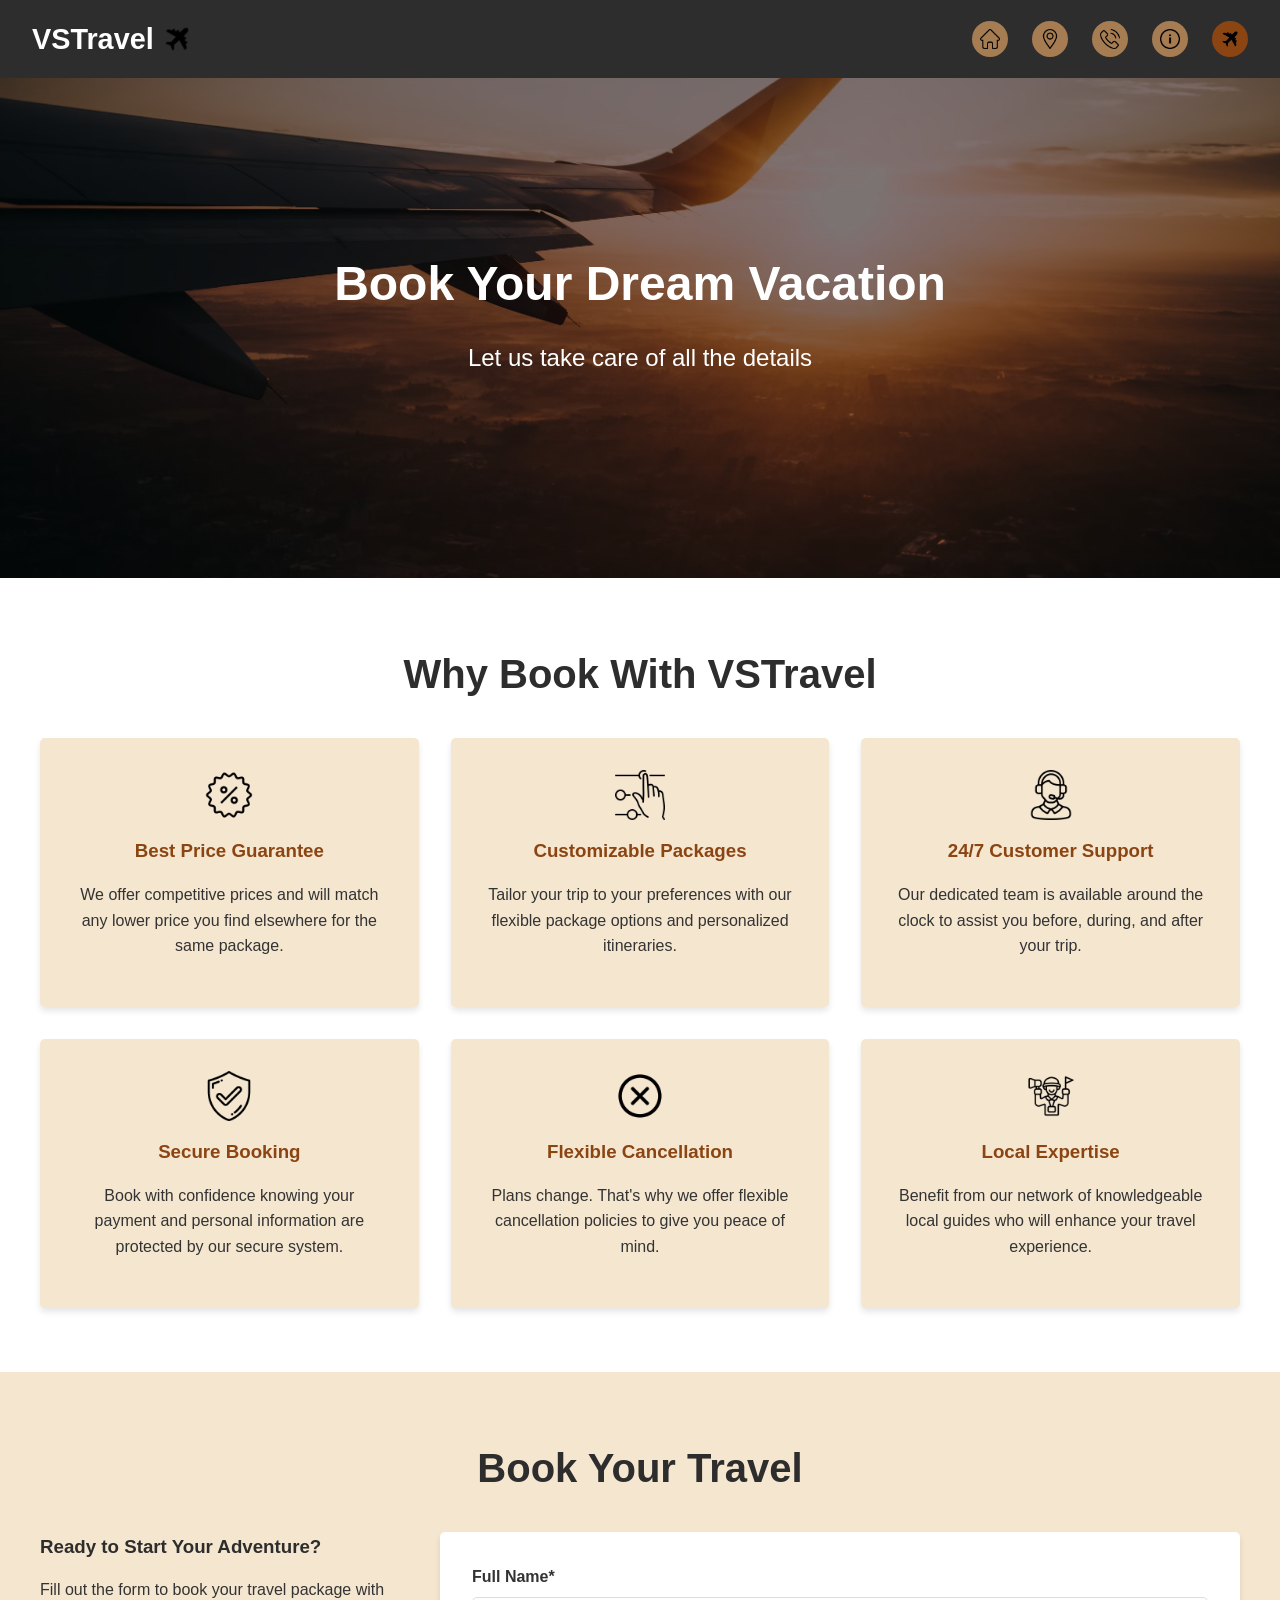
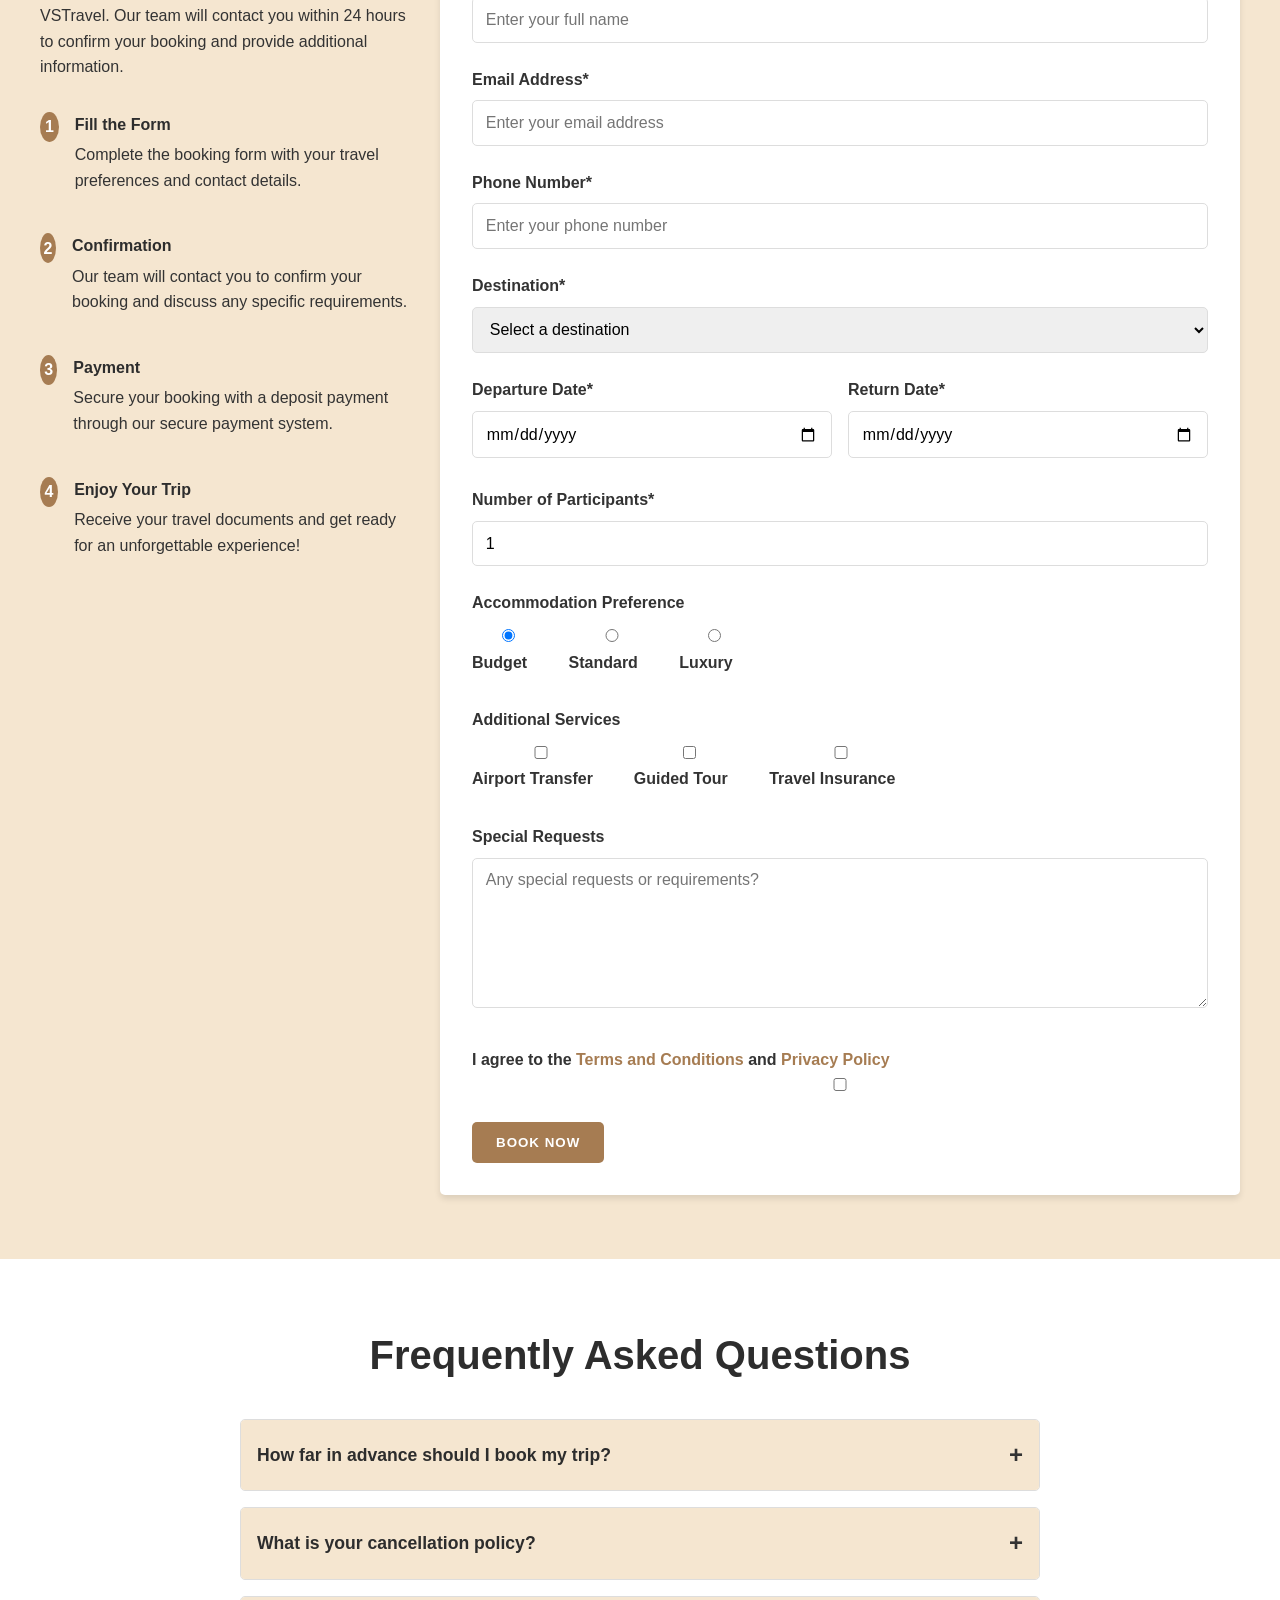
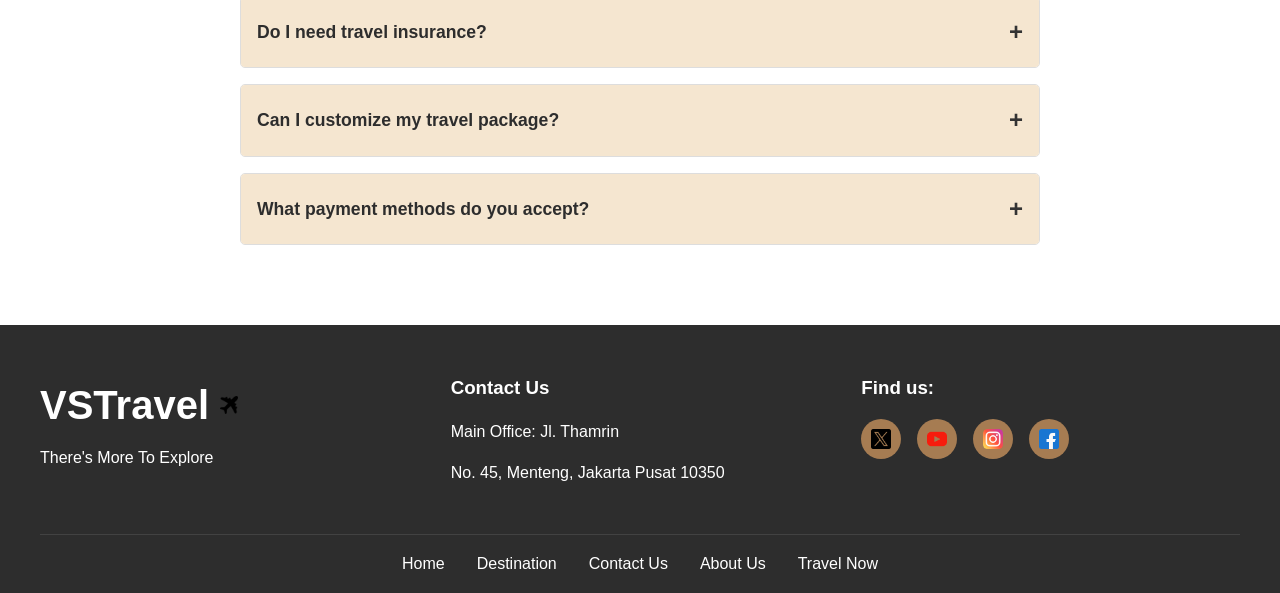
<file: travel-now.html>
<!DOCTYPE html>
<html lang="en">
<head>
    <meta charset="UTF-8">
    <meta name="viewport" content="width=device-width, initial-scale=1.0">
    <title>Travel Now - VSTravel</title>
    <link rel="stylesheet" href="css/style.css">
</head>
<body>
    <!-- Header Section -->
    <header>
        <div class="logo">
            <h1>VSTravel</h1>
            <img src="assets/icons/plane-icon.png" alt="Plane Icon">
        </div>
        <nav>
            <ul class="desktop-nav">
                <li><a href="index.html"><img src="assets/icons/home-icon.png" alt="Home"></a></li>
                <li><a href="destination.html"><img src="assets/icons/location-icon.png" alt="Destination"></a></li>
                <li><a href="contact.html"><img src="assets/icons/phone-icon.png" alt="Contact"></a></li>
                <li><a href="about.html"><img src="assets/icons/info-icon.png" alt="About"></a></li>
                <li><a href="travel-now.html" class="active"><img src="assets/icons/plane-icon.png" alt="Travel Now"></a></li>
            </ul>
            <div class="mobile-menu-btn">
                <span></span>
                <span></span>
                <span></span>
            </div>
            <ul class="mobile-nav">
                <li><a href="index.html">Home</a></li>
                <li><a href="destination.html">Destination</a></li>
                <li><a href="contact.html">Contact Us</a></li>
                <li><a href="about.html">About Us</a></li>
                <li><a href="travel-now.html" class="active">Travel Now</a></li>
            </ul>
        </nav>
    </header>

    <!-- Hero Section -->
    <section class="hero travel-now-hero">
        <div class="hero-content">
            <h2>Book Your Dream Vacation</h2>
            <p>Let us take care of all the details</p>
        </div>
    </section>

    <!-- Benefits Section -->
    <section class="benefits-section">
        <h2>Why Book With VSTravel</h2>
        <div class="benefits-grid">
            <div class="benefit-item">
                <div class="benefit-icon">
                    <img src="assets/icons/discount-icon.png" alt="Best Price">
                </div>
                <h3>Best Price Guarantee</h3>
                <p>We offer competitive prices and will match any lower price you find elsewhere for the same package.</p>
            </div>
            <div class="benefit-item">
                <div class="benefit-icon">
                    <img src="assets/icons/customize-icon.png" alt="Customizable">
                </div>
                <h3>Customizable Packages</h3>
                <p>Tailor your trip to your preferences with our flexible package options and personalized itineraries.</p>
            </div>
            <div class="benefit-item">
                <div class="benefit-icon">
                    <img src="assets/icons/support-icon.png" alt="Support">
                </div>
                <h3>24/7 Customer Support</h3>
                <p>Our dedicated team is available around the clock to assist you before, during, and after your trip.</p>
            </div>
            <div class="benefit-item">
                <div class="benefit-icon">
                    <img src="assets/icons/secure-icon.png" alt="Secure">
                </div>
                <h3>Secure Booking</h3>
                <p>Book with confidence knowing your payment and personal information are protected by our secure system.</p>
            </div>
            <div class="benefit-item">
                <div class="benefit-icon">
                    <img src="assets/icons/cancel-icon.png" alt="Cancellation">
                </div>
                <h3>Flexible Cancellation</h3>
                <p>Plans change. That's why we offer flexible cancellation policies to give you peace of mind.</p>
            </div>
            <div class="benefit-item">
                <div class="benefit-icon">
                    <img src="assets/icons/local-icon.png" alt="Local Guides">
                </div>
                <h3>Local Expertise</h3>
                <p>Benefit from our network of knowledgeable local guides who will enhance your travel experience.</p>
            </div>
        </div>
    </section>

    <!-- Booking Form Section -->
    <section class="booking-section">
        <h2>Book Your Travel</h2>
        <div class="booking-container">
            <div class="booking-info">
                <h3>Ready to Start Your Adventure?</h3>
                <p>Fill out the form to book your travel package with VSTravel. Our team will contact you within 24 hours to confirm your booking and provide additional information.</p>
                <div class="booking-steps">
                    <div class="step">
                        <div class="step-number">1</div>
                        <div class="step-content">
                            <h4>Fill the Form</h4>
                            <p>Complete the booking form with your travel preferences and contact details.</p>
                        </div>
                    </div>
                    <div class="step">
                        <div class="step-number">2</div>
                        <div class="step-content">
                            <h4>Confirmation</h4>
                            <p>Our team will contact you to confirm your booking and discuss any specific requirements.</p>
                        </div>
                    </div>
                    <div class="step">
                        <div class="step-number">3</div>
                        <div class="step-content">
                            <h4>Payment</h4>
                            <p>Secure your booking with a deposit payment through our secure payment system.</p>
                        </div>
                    </div>
                    <div class="step">
                        <div class="step-number">4</div>
                        <div class="step-content">
                            <h4>Enjoy Your Trip</h4>
                            <p>Receive your travel documents and get ready for an unforgettable experience!</p>
                        </div>
                    </div>
                </div>
            </div>
            <form id="bookingForm" class="booking-form">
                <div class="form-group">
                    <label for="fullName">Full Name*</label>
                    <input type="text" id="fullName" name="fullName" placeholder="Enter your full name">
                    <span class="error-message" id="fullNameError"></span>
                </div>
                <div class="form-group">
                    <label for="email">Email Address*</label>
                    <input type="email" id="email" name="email" placeholder="Enter your email address">
                    <span class="error-message" id="emailError"></span>
                </div>
                <div class="form-group">
                    <label for="phone">Phone Number*</label>
                    <input type="tel" id="phone" name="phone" placeholder="Enter your phone number">
                    <span class="error-message" id="phoneError"></span>
                </div>
                <div class="form-group">
                    <label for="destination">Destination*</label>
                    <select id="destination" name="destination">
                        <option value="">Select a destination</option>
                        <option value="bali">Bali</option>
                        <option value="borobudur">Borobudur, Central Java</option>
                        <option value="bromo">Mount Bromo, East Java</option>
                        <option value="toba">Lake Toba, North Sumatra</option>
                        <option value="toraja">Tana Toraja, South Sulawesi</option>
                        <option value="bunaken">Bunaken, North Sulawesi</option>
                        <option value="other">Other (Please specify)</option>
                    </select>
                    <span class="error-message" id="destinationError"></span>
                </div>
                <div class="form-group" id="otherDestinationGroup" style="display: none;">
                    <label for="otherDestination">Specify Destination</label>
                    <input type="text" id="otherDestination" name="otherDestination" placeholder="Enter your desired destination">
                </div>
                <div class="form-row">
                    <div class="form-group half">
                        <label for="departureDate">Departure Date*</label>
                        <input type="date" id="departureDate" name="departureDate">
                        <span class="error-message" id="departureDateError"></span>
                    </div>
                    <div class="form-group half">
                        <label for="returnDate">Return Date*</label>
                        <input type="date" id="returnDate" name="returnDate">
                        <span class="error-message" id="returnDateError"></span>
                    </div>
                </div>
                <div class="form-group">
                    <label for="participants">Number of Participants*</label>
                    <input type="number" id="participants" name="participants" min="1" value="1">
                    <span class="error-message" id="participantsError"></span>
                </div>
                <div class="form-group">
                    <label>Accommodation Preference</label>
                    <div class="radio-group">
                        <label class="radio-label">
                            <input type="radio" name="accommodation" value="budget" checked>
                            Budget
                        </label>
                        <label class="radio-label">
                            <input type="radio" name="accommodation" value="standard">
                            Standard
                        </label>
                        <label class="radio-label">
                            <input type="radio" name="accommodation" value="luxury">
                            Luxury
                        </label>
                    </div>
                </div>
                <div class="form-group">
                    <label>Additional Services</label>
                    <div class="checkbox-group">
                        <label class="checkbox-label">
                            <input type="checkbox" name="services" value="airport-transfer">
                            Airport Transfer
                        </label>
                        <label class="checkbox-label">
                            <input type="checkbox" name="services" value="guided-tour">
                            Guided Tour
                        </label>
                        <label class="checkbox-label">
                            <input type="checkbox" name="services" value="travel-insurance">
                            Travel Insurance
                        </label>
                    </div>
                </div>
                <div class="form-group">
                    <label for="specialRequests">Special Requests</label>
                    <textarea id="specialRequests" name="specialRequests" placeholder="Any special requests or requirements?"></textarea>
                </div>
                <div class="form-group terms">
                    <label class="checkbox-label">
                        <span>I agree to the <a href="#">Terms and Conditions</a> and <a href="#">Privacy Policy</a> <input type="checkbox" id="termsAgree" name="termsAgree"> </span>
                    <span class="error-message" id="termsAgreeError"></span>
                </div>
                <button type="submit" class="btn">Book Now</button>
            </form>
        </div>
    </section>

    <!-- FAQ Section -->
    <section class="faq-section">
        <h2>Frequently Asked Questions</h2>
        <div class="faq-container">
            <div class="faq-item">
                <div class="faq-question">
                    <h3>How far in advance should I book my trip?</h3>
                    <span class="faq-toggle">+</span>
                </div>
                <div class="faq-answer">
                    <p>We recommend booking at least 2-3 months in advance for domestic trips and 4-6 months for international trips, especially if you're traveling during peak season. This ensures better availability and often better prices.</p>
                </div>
            </div>
            <div class="faq-item">
                <div class="faq-question">
                    <h3>What is your cancellation policy?</h3>
                    <span class="faq-toggle">+</span>
                </div>
                <div class="faq-answer">
                    <p>Our standard cancellation policy allows for a full refund if canceled 30 days or more before the departure date. Cancellations made 15-29 days before departure receive a 50% refund. Cancellations less than 15 days before departure are non-refundable. However, we offer travel insurance options that can provide coverage for unexpected cancellations.</p>
                </div>
            </div>
            <div class="faq-item">
                <div class="faq-question">
                    <h3>Do I need travel insurance?</h3>
                    <span class="faq-toggle">+</span>
                </div>
                <div class="faq-answer">
                    <p>While travel insurance is not mandatory, we strongly recommend it for all travelers. It provides coverage for unexpected events such as trip cancellations, medical emergencies, lost luggage, and more. We offer travel insurance packages that can be added to your booking.</p>
                </div>
            </div>
            <div class="faq-item">
                <div class="faq-question">
                    <h3>Can I customize my travel package?</h3>
                    <span class="faq-toggle">+</span>
                </div>
                <div class="faq-answer">
                    <p>We specialize in creating customized travel experiences. You can modify any of our existing packages or work with our travel consultants to create a completely personalized itinerary based on your preferences, budget, and travel style.</p>
                </div>
            </div>
            <div class="faq-item">
                <div class="faq-question">
                    <h3>What payment methods do you accept?</h3>
                    <span class="faq-toggle">+</span>
                </div>
                <div class="faq-answer">
                    <p>We accept various payment methods including credit/debit cards (Visa, Mastercard, American Express), bank transfers, and digital payment platforms. For certain packages, we also offer installment payment options.</p>
                </div>
            </div>
        </div>
    </section>

    <!-- Footer Section -->
    <footer>
        <div class="footer-content">
            <div class="footer-logo">
                <h2>VSTravel <img src="assets/icons/plane-icon.png" alt="Plane Icon"></h2>
                <p>There's More To Explore</p>
            </div>
            <div class="footer-contact">
                <h3>Contact Us</h3>
                <p>Main Office: Jl. Thamrin</p>
                <p>No. 45, Menteng, Jakarta Pusat 10350</p>
            </div>
            <div class="footer-social">
                <h3>Find us:</h3>
                <div class="social-icons">
                    <a href="#"><img src="assets/icons/twitter-icon.png" alt="Twitter"></a>
                    <a href="#"><img src="assets/icons/youtube-icon.png" alt="YouTube"></a>
                    <a href="#"><img src="assets/icons/instagram-icon.png" alt="Instagram"></a>
                    <a href="#"><img src="assets/icons/facebook-icon.png" alt="Facebook"></a>
                </div>
            </div>
        </div>
        <div class="footer-nav">
            <ul>
                <li><a href="index.html">Home</a></li>
                <li><a href="destination.html">Destination</a></li>
                <li><a href="contact.html">Contact Us</a></li>
                <li><a href="about.html">About Us</a></li>
                <li><a href="travel-now.html">Travel Now</a></li>
            </ul>
        </div>
    </footer>

    <script src="js/script.js"></script>
</body>
</html>
</file>
<file: css/style.css>
* {
    margin: 0;
    padding: 0;
    box-sizing: border-box;
    font-family: 'Arial', sans-serif;
}

:root {
    --primary-color: #a67c52;
    --secondary-color: #f5e6d0;
    --dark-color: #2d2d2d;
    --light-color: #ffffff;
    --accent-color: #8b4513;
    --text-color: #333333;
    --text-white: #ffffff;
    --border-radius: 5px;
    --box-shadow: 0 4px 6px rgba(0, 0, 0, 0.1);
    --transition: all 0.3s ease;
}

body {
    background-color: var(--light-color);
    color: var(--text-color);
    line-height: 1.6;
}

h1, h2, h3, h4, h5, h6 {
    font-weight: 700;
    margin-bottom: 1rem;
    color: var(--dark-color);
}

h2 {
    font-size: 2.5rem;
    text-align: center;
    margin-bottom: 2rem;
}

p {
    margin-bottom: 1rem;
}

a {
    text-decoration: none;
    color: var(--primary-color);
    transition: var(--transition);
}

a:hover {
    color: var(--accent-color);
}

ul {
    list-style: none;
}

img {
    max-width: 100%;
    height: auto;
    display: block;
}

section {
    padding: 4rem 2rem;
}

.btn {
    display: inline-block;
    background-color: var(--primary-color);
    color: var(--light-color);
    padding: 0.8rem 1.5rem;
    border-radius: var(--border-radius);
    text-transform: uppercase;
    font-weight: 600;
    letter-spacing: 1px;
    transition: var(--transition);
    border: none;
    cursor: pointer;
}

.btn:hover {
    background-color: var(--accent-color);
    color: var(--light-color);
}

.btn-secondary {
    display: inline-block;
    background-color: var(--accent-color);
    color: var(--light-color);
    padding: 0.5rem 1rem;
    border-radius: var(--border-radius);
    font-weight: 600;
    transition: var(--transition);
    border: none;
    cursor: pointer;
}

.btn-secondary:hover {
    background-color: var(--primary-color);
    color: var(--light-color);
}

.container {
    max-width: 1200px;
    margin: 0 auto;
    padding: 0 1rem;
}

/* Header */
header {
    background-color: var(--dark-color);
    color: var(--light-color);
    padding: 1rem 2rem;
    display: flex;
    justify-content: space-between;
    align-items: center;
    position: sticky;
    top: 0;
    z-index: 1000;
}

.logo {
    display: flex;
    align-items: center;
}

.logo h1 {
    color: var(--light-color);
    margin-bottom: 0;
    font-size: 1.8rem;
}

.logo img {
    height: 30px;
    margin-left: 0.5rem;
}

nav {
    display: flex;
    align-items: center;
}

.desktop-nav {
    display: flex;
    gap: 1.5rem;
}

.desktop-nav li a {
    color: var(--light-color);
    display: flex;
    align-items: center;
    justify-content: center;
    padding: 0.5rem;
    border-radius: 50%;
    background-color: var(--primary-color);
    transition: var(--transition);
}

.desktop-nav li a img {
    height: 20px;
    width: 20px;
}

.desktop-nav li a:hover, .desktop-nav li a.active {
    background-color: var(--accent-color);
}

.mobile-menu-btn {
    display: none;
    flex-direction: column;
    justify-content: space-between;
    width: 30px;
    height: 21px;
    cursor: pointer;
}

.mobile-menu-btn span {
    height: 3px;
    width: 100%;
    background-color: var(--light-color);
    border-radius: 3px;
}

.mobile-nav {
    display: none;
    position: absolute;
    top: 100%;
    left: 0;
    width: 100%;
    background-color: var(--dark-color);
    padding: 1rem;
    flex-direction: column;
    gap: 1rem;
}

.mobile-nav li a {
    color: var(--light-color);
    display: block;
    padding: 0.5rem;
    transition: var(--transition);
}

.mobile-nav li a:hover, .mobile-nav li a.active {
    color: var(--primary-color);
}


.hero {
    background-image: url('../assets/images/hero-bg.jpg');
    background-size: cover;
    background-position: center;
    background-repeat: no-repeat;
    height: 500px;
    display: flex;
    align-items: center;
    justify-content: center;
    text-align: center;
    color: var(--light-color);
    position: relative;
}

.hero::before {
    content: '';
    position: absolute;
    top: 0;
    left: 0;
    width: 100%;
    height: 100%;
    background-color: rgba(0, 0, 0, 0.5);
}

.hero-content {
    position: relative;
    z-index: 1;
    max-width: 800px;
    padding: 0 1rem;
}

.hero h2 {
    font-size: 3rem;
    margin-bottom: 1rem;
    color: var(--light-color);
}

.hero p {
    font-size: 1.5rem;
    margin-bottom: 2rem;
}

.destination-hero {
    background-image: url('../assets/images/destination-hero.jpg');
}

.contact-hero {
    background-image: url('../assets/images/contact-hero.jpg');
}

.about-hero {
    background-image: url('../assets/images/about-hero.jpg');
}

.travel-now-hero {
    background-image: url('../assets/images/travel-now-hero.jpg');
}

.welcome {
    background-color: var(--secondary-color);
    padding: 4rem 2rem;
}

.welcome-content {
    display: flex;
    flex-wrap: wrap;
    gap: 2rem;
    align-items: center;
    max-width: 1200px;
    margin: 0 auto;
}

.welcome-text {
    flex: 1;
    min-width: 300px;
}

.welcome-text h3 {
    color: var(--accent-color);
    margin-bottom: 1.5rem;
}

.welcome-image {
    flex: 1;
    min-width: 300px;
    border-radius: var(--border-radius);
    overflow: hidden;
    box-shadow: var(--box-shadow);
}

/* Why Choose Us */
.why-choose-us {
    background-color: var(--primary-color);
    color: var(--light-color);
    padding: 4rem 2rem;
}

.why-choose-us h2 {
    color: var(--light-color);
}

.benefits-container {
    display: grid;
    grid-template-columns: repeat(auto-fit, minmax(250px, 1fr));
    gap: 2rem;
    max-width: 1200px;
    margin: 0 auto;
}

.benefit-card {
    background-color: var(--light-color);
    color: var(--text-color);
    padding: 2rem;
    border-radius: var(--border-radius);
    box-shadow: var(--box-shadow);
    text-align: center;
}

.benefit-card h3 {
    color: var(--accent-color);
    margin-bottom: 1rem;
}

/* Popular Destinations */
.popular-destinations {
    background-color: var(--secondary-color);
    padding: 4rem 2rem;
}

.destinations-container {
    display: grid;
    grid-template-columns: repeat(auto-fit, minmax(300px, 1fr));
    gap: 2rem;
    max-width: 1200px;
    margin: 0 auto;
}

.destination-card {
    background-color: var(--light-color);
    border-radius: var(--border-radius);
    overflow: hidden;
    box-shadow: var(--box-shadow);
}

.destination-card img {
    width: 100%;
    height: 200px;
    object-fit: cover;
}

.destination-info {
    padding: 1.5rem;
}

.destination-info h3 {
    margin-bottom: 0.5rem;
}

.rating img {
    width: 16px;
    height: 16px;
    display: inline-block;
}

.rating {
    display: flex;
    align-items: center;
    gap: 0.3rem;
    margin-bottom: 0.5rem;
    font-size: 0.9rem;
}

.destination-footer .rating img {
    width: 16px;
    height: 16px;
}

.price {
    font-weight: 700;
    color: var(--accent-color);
    margin-bottom: 1rem;
}

/* CTA Section */
.cta {
    background-color: var(--primary-color);
    color: var(--light-color);
    text-align: center;
    padding: 4rem 2rem;
}

.cta h2 {
    color: var(--light-color);
    max-width: 800px;
    margin: 0 auto 2rem;
}

/* Footer */
footer {
    background-color: var(--dark-color);
    color: var(--light-color);
    padding: 3rem 2rem 1rem;
}

.footer-content {
    display: flex;
    flex-wrap: wrap;
    justify-content: space-between;
    gap: 2rem;
    max-width: 1200px;
    margin: 0 auto 2rem;
}

.footer-logo {
    flex: 1;
    min-width: 200px;
}

.footer-logo h2 {
    color: var(--light-color);
    margin-bottom: 0.5rem;
    display: flex;
    align-items: center;
}

.footer-logo img {
    height: 24px;
    margin-left: 0.5rem;
    display: inline;
}

.footer-contact {
    flex: 1;
    min-width: 200px;
    color:white;
}

.footer-social {
    flex: 1;
    min-width: 200px;
    color:white
}

footer .footer-contact h3,
footer .footer-social h3 {
    color: white;
}

footer .footer-contact p,
footer .footer-social p {
    color: white;
}

.social-icons {
    display: flex;
    gap: 1rem;
    margin-top: 1rem;
}

.social-icons a {
    display: flex;
    align-items: center;
    justify-content: center;
    width: 40px;
    height: 40px;
    background-color: var(--primary-color);
    border-radius: 50%;
    transition: var(--transition);
}

.social-icons a:hover {
    background-color: var(--accent-color);
}

.social-icons img {
    width: 20px;
    height: 20px;
}

.footer-nav {
    border-top: 1px solid rgba(255, 255, 255, 0.1);
    padding-top: 1rem;
    max-width: 1200px;
    margin: 0 auto;
}

.footer-nav ul {
    display: flex;
    justify-content: center;
    flex-wrap: wrap;
    gap: 2rem;
}

.footer-nav a {
    color: var(--light-color);
}

.footer-nav a:hover {
    color: var(--primary-color);
}

/* Destinations */
.destinations-section {
    background-color: var(--secondary-color);
    padding: 4rem 2rem;
}

.filter-container {
    display: flex;
    justify-content: center;
    flex-wrap: wrap;
    gap: 1rem;
    margin-bottom: 2rem;
}

.filter-btn {
    background-color: var(--light-color);
    color: var(--text-color);
    border: 2px solid var(--primary-color);
    padding: 0.5rem 1.5rem;
    border-radius: var(--border-radius);
    cursor: pointer;
    transition: var(--transition);
}

.filter-btn:hover, .filter-btn.active {
    background-color: var(--primary-color);
    color: var(--light-color);
}

.destinations-grid {
    display: grid;
    grid-template-columns: repeat(auto-fit, minmax(300px, 1fr));
    gap: 2rem;
    max-width: 1200px;
    margin: 0 auto;
}

.destination-item {
    background-color: var(--light-color);
    border-radius: var(--border-radius);
    overflow: hidden;
    box-shadow: var(--box-shadow);
}

.destination-item img {
    width: 100%;
    height: 200px;
    object-fit: cover;
}

.destination-details {
    padding: 1.5rem;
}

.location {
    color: var(--primary-color);
    font-weight: 600;
    margin-bottom: 0.5rem;
}

.description {
    margin-bottom: 1rem;
}

.destination-footer {
    display: flex;
    justify-content: space-between;
    align-items: center;
    margin-bottom: 1rem;
}

/* Contact*/
.contact-info {
    background-color: var(--secondary-color);
    padding: 4rem 2rem;
}

.offices-container {
    display: grid;
    grid-template-columns: repeat(auto-fit, minmax(300px, 1fr));
    gap: 2rem;
    max-width: 1200px;
    margin: 0 auto;
}

.office-card {
    background-color: var(--light-color);
    border-radius: var(--border-radius);
    overflow: hidden;
    box-shadow: var(--box-shadow);
}

.office-card img {
    width: 100%;
    height: 200px;
    object-fit: cover;
}

.office-details {
    padding: 1.5rem;
}

.office-details h3 {
    color: var(--accent-color);
    margin-bottom: 1rem;
}

.contact-form-section {
    padding: 4rem 2rem;
}

.contact-container {
    display: flex;
    flex-wrap: wrap;
    gap: 2rem;
    max-width: 1200px;
    margin: 0 auto;
}

.contact-info-side {
    flex: 1;
    min-width: 300px;
}

.contact-method {
    display: flex;
    align-items: center;
    gap: 1rem;
    margin-bottom: 1rem;
}

.contact-method img {
    width: 24px;
    height: 24px;
}

.contact-form {
    flex: 2;
    min-width: 300px;
    background-color: var(--secondary-color);
    padding: 2rem;
    border-radius: var(--border-radius);
}

.form-group {
    margin-bottom: 1.5rem;
}

.form-group label {
    display: block;
    margin-bottom: 0.5rem;
    font-weight: 600;
}

.form-group input,
.form-group select,
.form-group textarea {
    width: 100%;
    padding: 0.8rem;
    border: 1px solid #ddd;
    border-radius: var(--border-radius);
    font-size: 1rem;
}

.form-group textarea {
    height: 150px;
    resize: vertical;
}

.error-message {
    color: #e74c3c;
    font-size: 0.9rem;
    margin-top: 0.3rem;
    display: block;
}


/* About Page */
.our-story {
    padding: 4rem 2rem;
}

.story-container {
    display: flex;
    flex-wrap: wrap;
    gap: 2rem;
    max-width: 1200px;
    margin: 0 auto;
    align-items: center;
}

.story-image {
    flex: 1;
    min-width: 300px;
    border-radius: var(--border-radius);
    overflow: hidden;
    box-shadow: var(--box-shadow);
}

.story-content {
    flex: 2;
    min-width: 300px;
}

.our-mission {
    background-color: var(--secondary-color);
    padding: 4rem 2rem;
}

.mission-container {
    display: flex;
    flex-wrap: wrap;
    gap: 2rem;
    max-width: 1200px;
    margin: 0 auto;
    align-items: center;
}

.mission-content {
    flex: 2;
    min-width: 300px;
}

.mission-statement {
    margin-bottom: 2rem;
}

.values ul {
    list-style: none;
}

.values li {
    margin-bottom: 1.5rem;
}

.values h4 {
    color: var(--accent-color);
    margin-bottom: 0.5rem;
}

/* Travel Now */
.benefits-section {
    padding: 4rem 2rem;
}

.benefits-grid {
    display: grid;
    grid-template-columns: repeat(auto-fit, minmax(300px, 1fr));
    gap: 2rem;
    max-width: 1200px;
    margin: 0 auto;
}

.benefit-item {
    background-color: var(--secondary-color);
    border-radius: var(--border-radius);
    padding: 2rem;
    text-align: center;
    box-shadow: var(--box-shadow);
}

.benefit-icon {
    margin-bottom: 1rem;
}

.benefit-icon img {
    width: 50px;
    height: 50px;
    margin: 0 auto;
}

.benefit-item h3 {
    color: var(--accent-color);
    margin-bottom: 1rem;
}

.booking-section {
    background-color: var(--secondary-color);
    padding: 4rem 2rem;
}

.booking-container {
    display: flex;
    flex-wrap: wrap;
    gap: 2rem;
    max-width: 1200px;
    margin: 0 auto;
}

.booking-info {
    flex: 1;
    min-width: 300px;
}

.booking-steps {
    margin: 2rem 0;
}

.step {
    display: flex;
    gap: 1rem;
    margin-bottom: 1.5rem;
}

.step-number {
    background-color: var(--primary-color);
    color: var(--light-color);
    width: 30px;
    height: 30px;
    border-radius: 50%;
    display: flex;
    align-items: center;
    justify-content: center;
    font-weight: 700;
}

.step-content h4 {
    margin-bottom: 0.3rem;
}

.booking-form {
    flex: 2;
    min-width: 300px;
    background-color: var(--light-color);
    padding: 2rem;
    border-radius: var(--border-radius);
    box-shadow: var(--box-shadow);
}

.form-row {
    display: flex;
    gap: 1rem;
    margin-bottom: 1.5rem;
}

.form-group.half {
    flex: 1;
    margin-bottom: 0;
}

.radio-group, .checkbox-group {
    display: flex;
    flex-wrap: wrap;
    gap: 1.5rem;
    margin-top: 0.5rem;
}

.radio-label, .checkbox-label {
    display: flex;
    align-items: center;
    gap: 0.5rem;
    cursor: pointer;
}

.form-group.terms {
    margin-top: 2rem;
}

.faq-section {
    padding: 4rem 2rem;
}

.faq-container {
    max-width: 800px;
    margin: 0 auto;
}

.faq-item {
    margin-bottom: 1rem;
    border: 1px solid #ddd;
    border-radius: var(--border-radius);
    overflow: hidden;
}

.faq-question {
    background-color: var(--secondary-color);
    padding: 1rem;
    display: flex;
    justify-content: space-between;
    align-items: center;
    cursor: pointer;
}

.faq-question h3 {
    margin-bottom: 0;
    font-size: 1.1rem;
}

.faq-toggle {
    font-size: 1.5rem;
    font-weight: 700;
}

.faq-answer {
    padding: 0 1rem;
    max-height: 0;
    overflow: hidden;
    transition: var(--transition);
}

.faq-item.active .faq-answer {
    padding: 1rem;
    max-height: 500px;
}

.faq-item.active .faq-toggle {
    transform: rotate(45deg);
}


@media screen and (max-width: 768px) {
    h2 {
        font-size: 2rem;
    }
    
    .hero h2 {
        font-size: 2.2rem;
    }
    
    .hero p {
        font-size: 1.2rem;
    }
    
    .desktop-nav {
        display: none;
    }
    
    .mobile-menu-btn {
        display: flex;
    }
    
    .mobile-nav.active {
        display: flex;
    }
    
    .welcome-content, .story-container, .mission-container {
        flex-direction: column;
    }
    
    
    .form-row {
        flex-direction: column;
        gap: 1.5rem;
    }
    
    .radio-group, .checkbox-group {
        flex-direction: column;
        gap: 0.8rem;
    }
}
</file>
